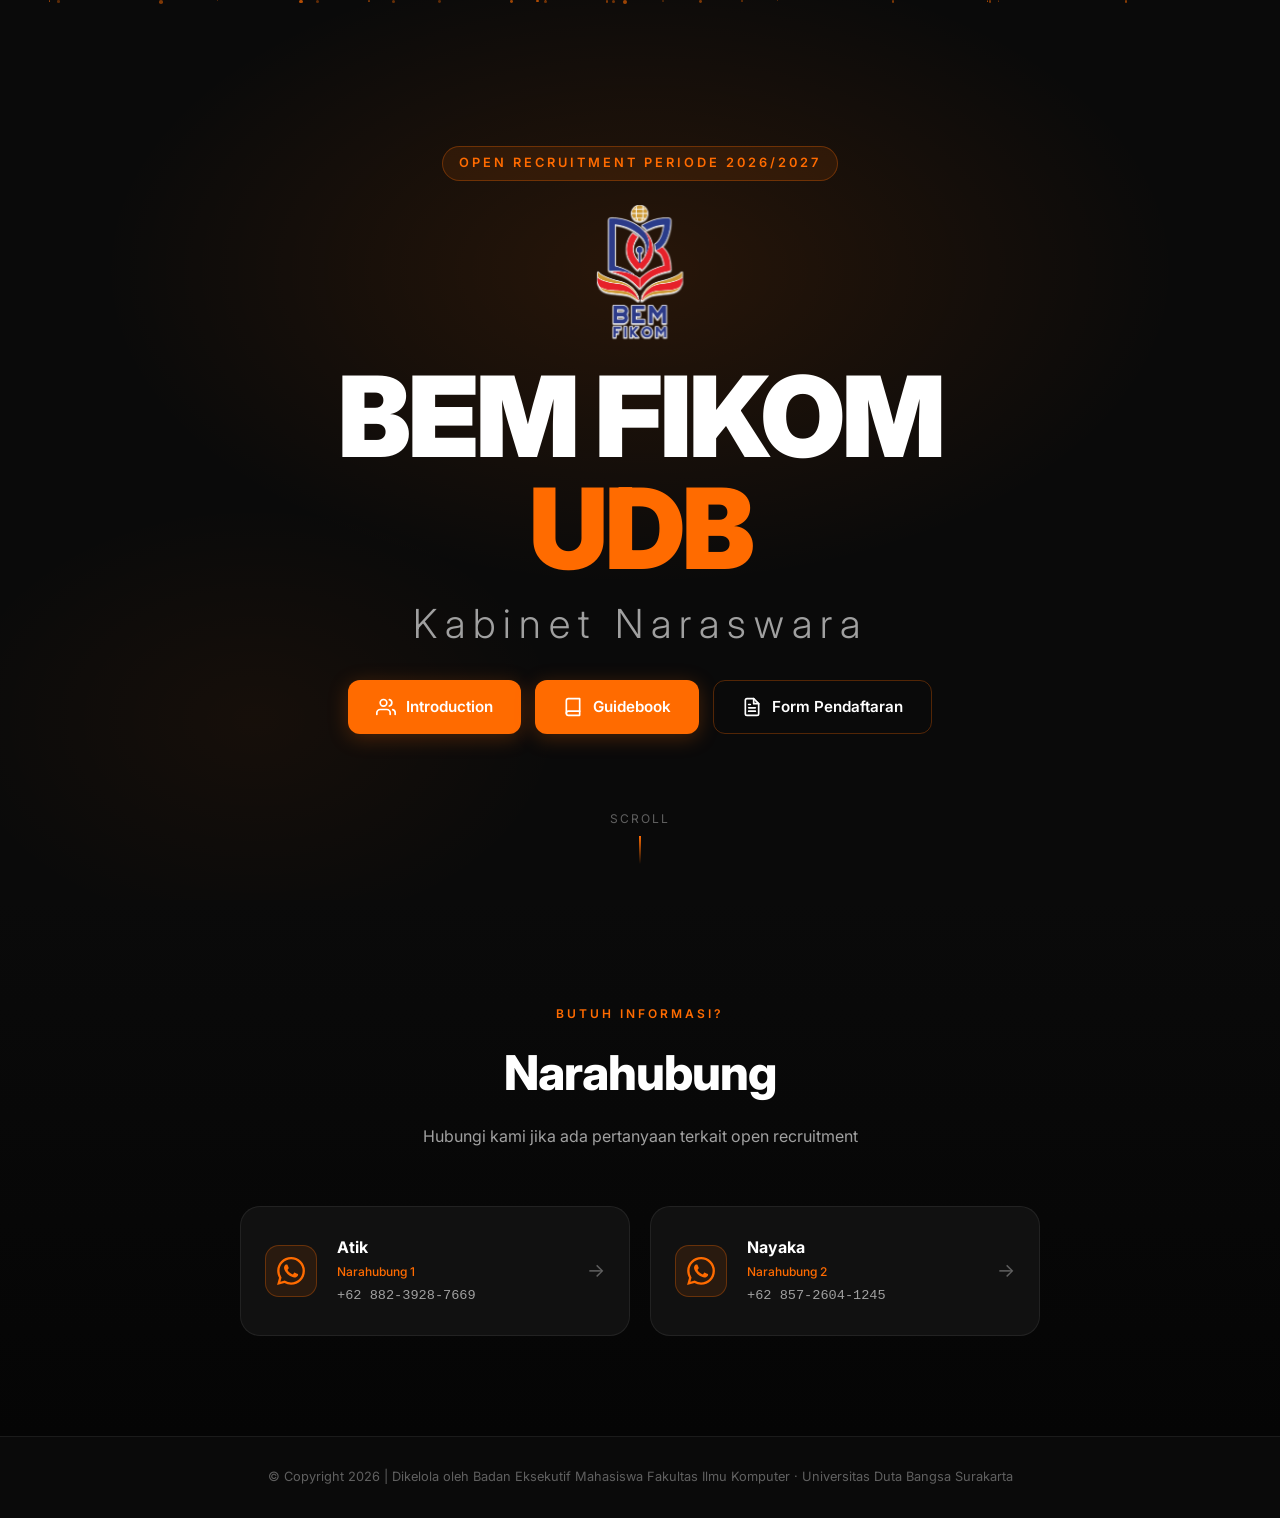
<file: index.html>
<!DOCTYPE html>
<html lang="id">
<head>
  <meta charset="UTF-8" />
  <meta name="viewport" content="width=device-width, initial-scale=1.0" />
  <title>Open Recruitment BEM FIKOM UDB 2026/2027</title>
  <link rel="stylesheet" href="css/style.css" />
  <link rel="preconnect" href="https://fonts.googleapis.com" />
  <link href="https://fonts.googleapis.com/css2?family=Inter:wght@300;400;600;700;800;900&display=swap" rel="stylesheet" />
</head>
<body>

  <section class="hero">
    <div class="hero-bg-effect"></div>
    <div class="particles" id="particles"></div>

    <div class="hero-content">
      <p class="hero-label fade-in">Open Recruitment Periode 2026/2027</p>
      <img src="logo.png" alt="Logo BEM FIKOM UDB" class="hero-logo fade-in delay-1" />
      <h1 class="hero-title fade-in delay-1">
        BEM FIKOM<br /><span class="text-orange">UDB</span>
      </h1>
      <p class="hero-subtitle fade-in delay-2">Kabinet Naraswara</p>
      <!--<p class="hero-desc fade-in delay-3">
        Bergabunglah dengan kami! Jadilah bagian dari perubahan!<br />
        Wujudkan kontribusimu untuk Fakultas Ilmu Komputer Universitas Duta Bangsa Surakarta.
      </p> -->

      <div class="cta-buttons fade-in delay-4">
        <a href="pengenalan-divisi.html" class="btn btn-primary">
          <svg xmlns="http://www.w3.org/2000/svg" width="20" height="20" viewBox="0 0 24 24" fill="none" stroke="currentColor" stroke-width="2" stroke-linecap="round" stroke-linejoin="round"><path d="M17 21v-2a4 4 0 0 0-4-4H5a4 4 0 0 0-4 4v2"/><circle cx="9" cy="7" r="4"/><path d="M23 21v-2a4 4 0 0 0-3-3.87"/><path d="M16 3.13a4 4 0 0 1 0 7.75"/></svg>
          Introduction
        </a>
        <a href="guidebook.html" class="btn btn-primary">
          <svg xmlns="http://www.w3.org/2000/svg" width="20" height="20" viewBox="0 0 24 24" fill="none" stroke="currentColor" stroke-width="2" stroke-linecap="round" stroke-linejoin="round"><path d="M4 19.5A2.5 2.5 0 0 1 6.5 17H20"/><path d="M6.5 2H20v20H6.5A2.5 2.5 0 0 1 4 19.5v-15A2.5 2.5 0 0 1 6.5 2z"/></svg>
          Guidebook
        </a>
        <a href="form-pendaftaran.html" class="btn btn-outline">
          <svg xmlns="http://www.w3.org/2000/svg" width="20" height="20" viewBox="0 0 24 24" fill="none" stroke="currentColor" stroke-width="2" stroke-linecap="round" stroke-linejoin="round"><path d="M14 2H6a2 2 0 0 0-2 2v16a2 2 0 0 0 2 2h12a2 2 0 0 0 2-2V8z"/><polyline points="14 2 14 8 20 8"/><line x1="16" y1="13" x2="8" y2="13"/><line x1="16" y1="17" x2="8" y2="17"/><polyline points="10 9 9 9 8 9"/></svg>
          Form Pendaftaran
        </a>
      </div>
    </div>

    <div class="scroll-indicator">
      <span>Scroll</span>
      <div class="scroll-arrow"></div>
    </div>
  </section>

  <section class="contact-section" id="contact">
    <div class="container">
      <div class="section-header fade-in-up">
        <p class="section-label">Butuh Informasi?</p>
        <h2 class="section-title">Narahubung</h2>
        <p class="section-desc">Hubungi kami jika ada pertanyaan terkait open recruitment</p>
      </div>

      <div class="contact-cards fade-in-up">

        <a href="https://wa.me/6288239287669" target="_blank" class="contact-card">
          <div class="contact-icon">
            <svg xmlns="http://www.w3.org/2000/svg" width="28" height="28" viewBox="0 0 24 24" fill="currentColor"><path d="M17.472 14.382c-.297-.149-1.758-.867-2.03-.967-.273-.099-.471-.148-.67.15-.197.297-.767.966-.94 1.164-.173.199-.347.223-.644.075-.297-.15-1.255-.463-2.39-1.475-.883-.788-1.48-1.761-1.653-2.059-.173-.297-.018-.458.13-.606.134-.133.298-.347.446-.52.149-.174.198-.298.298-.497.099-.198.05-.371-.025-.52-.075-.149-.669-1.612-.916-2.207-.242-.579-.487-.5-.669-.51-.173-.008-.371-.01-.57-.01-.198 0-.52.074-.792.372-.272.297-1.04 1.016-1.04 2.479 0 1.462 1.065 2.875 1.213 3.074.149.198 2.096 3.2 5.077 4.487.709.306 1.262.489 1.694.625.712.227 1.36.195 1.871.118.571-.085 1.758-.719 2.006-1.413.248-.694.248-1.289.173-1.413-.074-.124-.272-.198-.57-.347m-5.421 7.403h-.004a9.87 9.87 0 01-5.031-1.378l-.361-.214-3.741.982.998-3.648-.235-.374a9.86 9.86 0 01-1.51-5.26c.001-5.45 4.436-9.884 9.888-9.884 2.64 0 5.122 1.03 6.988 2.898a9.825 9.825 0 012.893 6.994c-.003 5.45-4.437 9.884-9.885 9.884m8.413-18.297A11.815 11.815 0 0012.05 0C5.495 0 .16 5.335.157 11.892c0 2.096.547 4.142 1.588 5.945L.057 24l6.305-1.654a11.882 11.882 0 005.683 1.448h.005c6.554 0 11.89-5.335 11.893-11.893a11.821 11.821 0 00-3.48-8.413z"/></svg>
          </div>
          <div class="contact-info">
            <p class="contact-name">Atik</p>
            <p class="contact-role">Narahubung 1</p>
            <p class="contact-number">+62 882-3928-7669</p>
          </div>
          <div class="contact-arrow">→</div>
        </a>

        <a href="https://wa.me/6285726041245" target="_blank" class="contact-card">
          <div class="contact-icon">
            <svg xmlns="http://www.w3.org/2000/svg" width="28" height="28" viewBox="0 0 24 24" fill="currentColor"><path d="M17.472 14.382c-.297-.149-1.758-.867-2.03-.967-.273-.099-.471-.148-.67.15-.197.297-.767.966-.94 1.164-.173.199-.347.223-.644.075-.297-.15-1.255-.463-2.39-1.475-.883-.788-1.48-1.761-1.653-2.059-.173-.297-.018-.458.13-.606.134-.133.298-.347.446-.52.149-.174.198-.298.298-.497.099-.198.05-.371-.025-.52-.075-.149-.669-1.612-.916-2.207-.242-.579-.487-.5-.669-.51-.173-.008-.371-.01-.57-.01-.198 0-.52.074-.792.372-.272.297-1.04 1.016-1.04 2.479 0 1.462 1.065 2.875 1.213 3.074.149.198 2.096 3.2 5.077 4.487.709.306 1.262.489 1.694.625.712.227 1.36.195 1.871.118.571-.085 1.758-.719 2.006-1.413.248-.694.248-1.289.173-1.413-.074-.124-.272-.198-.57-.347m-5.421 7.403h-.004a9.87 9.87 0 01-5.031-1.378l-.361-.214-3.741.982.998-3.648-.235-.374a9.86 9.86 0 01-1.51-5.26c.001-5.45 4.436-9.884 9.888-9.884 2.64 0 5.122 1.03 6.988 2.898a9.825 9.825 0 012.893 6.994c-.003 5.45-4.437 9.884-9.885 9.884m8.413-18.297A11.815 11.815 0 0012.05 0C5.495 0 .16 5.335.157 11.892c0 2.096.547 4.142 1.588 5.945L.057 24l6.305-1.654a11.882 11.882 0 005.683 1.448h.005c6.554 0 11.89-5.335 11.893-11.893a11.821 11.821 0 00-3.48-8.413z"/></svg>
          </div>
          <div class="contact-info">
            <p class="contact-name">Nayaka</p>
            <p class="contact-role">Narahubung 2</p>
            <p class="contact-number">+62 857-2604-1245</p>
          </div>
          <div class="contact-arrow">→</div>
        </a>
      </div>
    </div>
  </section>

  <footer class="footer">
    <p>© Copyright 2026 | Dikelola oleh Badan Eksekutif Mahasiswa Fakultas Ilmu Komputer · Universitas Duta Bangsa Surakarta</p>
  </footer>

  <script src="js/main.js"></script>
</body>
</html>
</file>
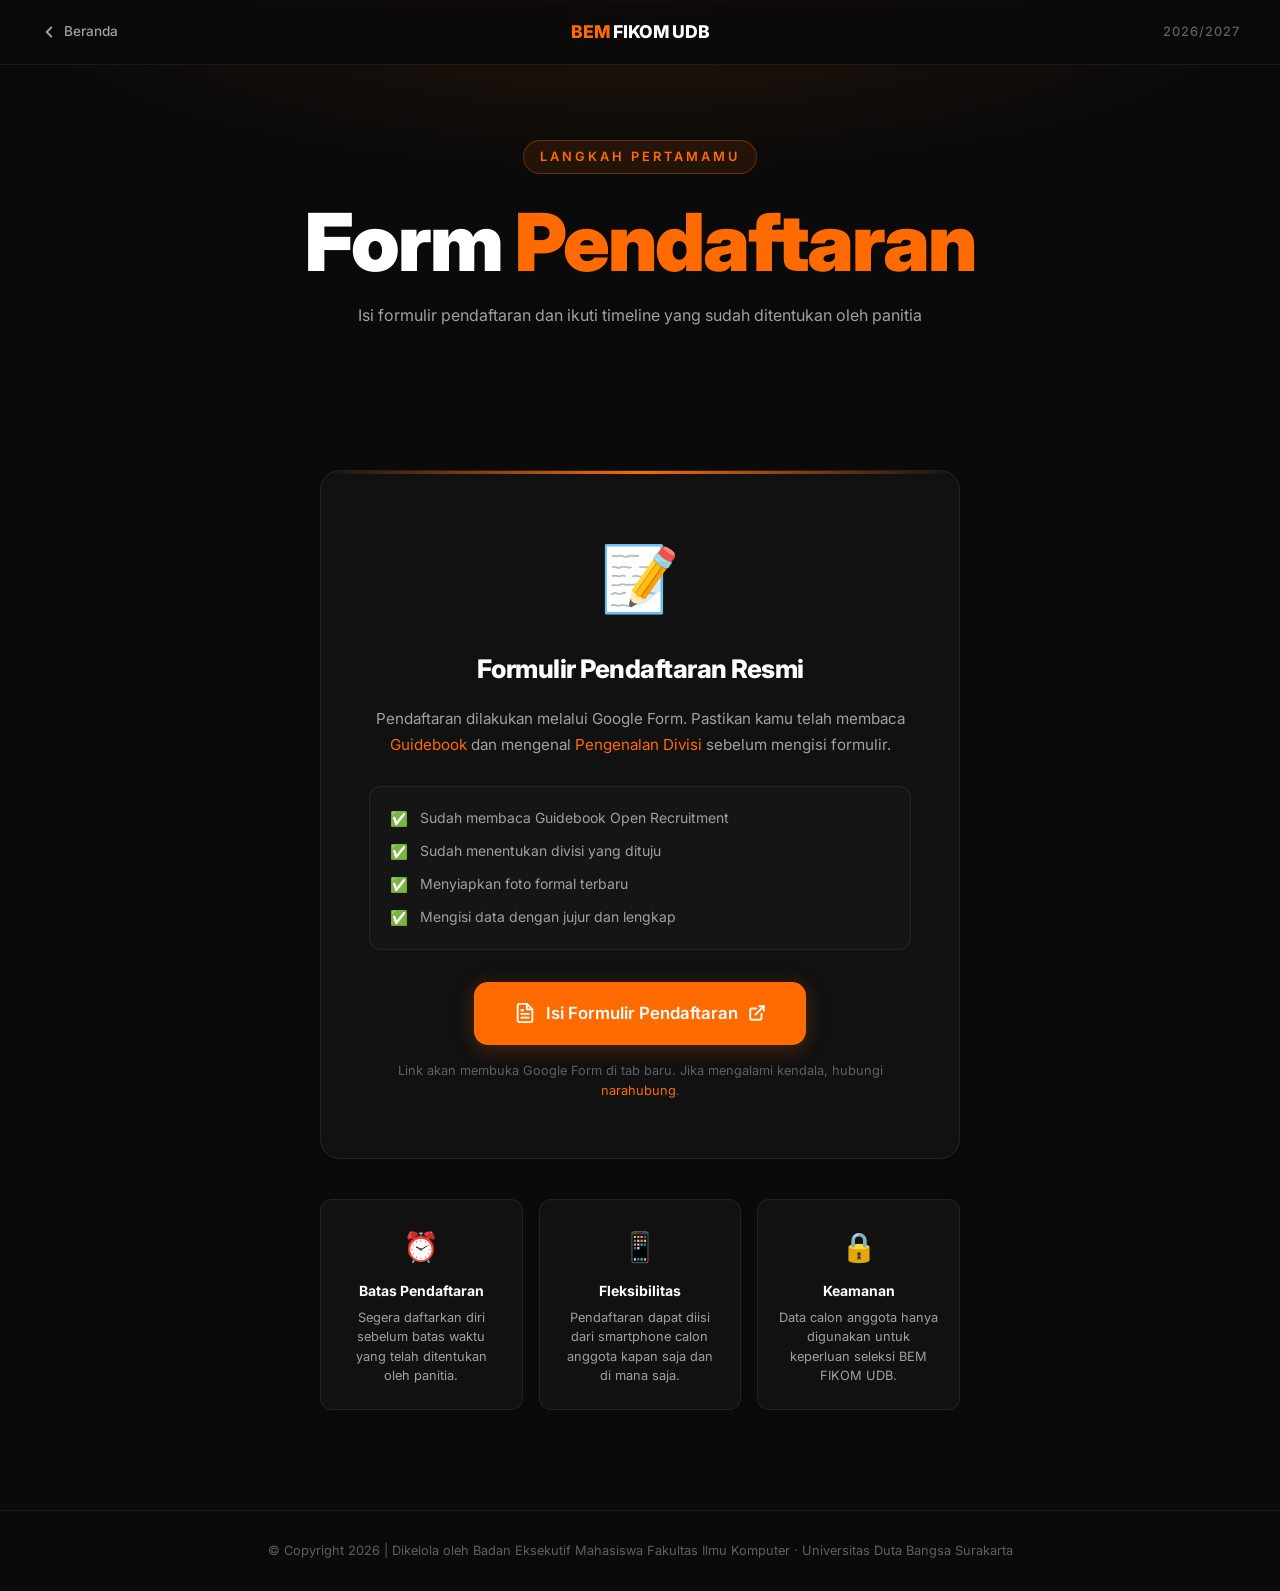
<file: form-pendaftaran.html>
<!DOCTYPE html>
<html lang="id">
<head>
  <meta charset="UTF-8" />
  <meta name="viewport" content="width=device-width, initial-scale=1.0" />
  <title>Form Pendaftaran · BEM FIKOM UDB</title>
  <link rel="stylesheet" href="css/style.css" />
  <link rel="preconnect" href="https://fonts.googleapis.com" />
  <link href="https://fonts.googleapis.com/css2?family=Inter:wght@300;400;600;700;800;900&display=swap" rel="stylesheet" />
</head>
<body>

  <!-- Navbar -->
  <nav class="navbar">
    <a href="index.html" class="nav-back">
      <svg xmlns="http://www.w3.org/2000/svg" width="18" height="18" viewBox="0 0 24 24" fill="none" stroke="currentColor" stroke-width="2.5" stroke-linecap="round" stroke-linejoin="round"><polyline points="15 18 9 12 15 6"/></svg>
      Beranda
    </a>
    <div class="nav-brand">
      <span class="brand-bem">BEM</span><span class="brand-fikom"> FIKOM UDB</span>
    </div>
    <span class="nav-year">2026/2027</span>
  </nav>

  <!-- Page Hero -->
  <section class="page-hero">
    <div class="page-hero-content">
      <p class="hero-label fade-in">Langkah Pertamamu</p>
      <h1 class="page-title fade-in delay-1">Form <span class="text-orange">Pendaftaran</span></h1>
      <p class="page-subtitle fade-in delay-2">Isi formulir pendaftaran dan ikuti timeline yang sudah ditentukan oleh panitia</p>
    </div>
  </section>

  <!-- Form Redirect Section -->
  <section class="form-section">
    <div class="container">
      <div class="form-card fade-in-up">

        <div class="form-illustration">
          <div class="form-icon-big">📝</div>
        </div>

        <h2 class="form-card-title">Formulir Pendaftaran Resmi</h2>
        <p class="form-card-desc">
          Pendaftaran dilakukan melalui Google Form. Pastikan kamu telah membaca
          <a href="guidebook.html" class="link-orange">Guidebook</a> dan mengenal
          <a href="pengenalan-divisi.html" class="link-orange">Pengenalan Divisi</a>
          sebelum mengisi formulir.
        </p>

        <div class="form-checklist">
          <div class="checklist-item">
            <span class="check-icon">✅</span>
            <span>Sudah membaca Guidebook Open Recruitment</span>
          </div>
          <div class="checklist-item">
            <span class="check-icon">✅</span>
            <span>Sudah menentukan divisi yang dituju</span>
          </div>
          <div class="checklist-item">
            <span class="check-icon">✅</span>
            <span>Menyiapkan foto formal terbaru</span>
          </div>
          <div class="checklist-item">
            <span class="check-icon">✅</span>
            <span>Mengisi data dengan jujur dan lengkap</span>
          </div>
        </div>

        <a href="https://forms.gle/WhyLDShdVy6GmfN76" target="_blank" class="btn btn-primary btn-large">
          <svg xmlns="http://www.w3.org/2000/svg" width="22" height="22" viewBox="0 0 24 24" fill="none" stroke="currentColor" stroke-width="2" stroke-linecap="round" stroke-linejoin="round"><path d="M14 2H6a2 2 0 0 0-2 2v16a2 2 0 0 0 2 2h12a2 2 0 0 0 2-2V8z"/><polyline points="14 2 14 8 20 8"/><line x1="16" y1="13" x2="8" y2="13"/><line x1="16" y1="17" x2="8" y2="17"/><polyline points="10 9 9 9 8 9"/></svg>
          Isi Formulir Pendaftaran
          <svg xmlns="http://www.w3.org/2000/svg" width="18" height="18" viewBox="0 0 24 24" fill="none" stroke="currentColor" stroke-width="2.5" stroke-linecap="round" stroke-linejoin="round"><path d="M18 13v6a2 2 0 0 1-2 2H5a2 2 0 0 1-2-2V8a2 2 0 0 1 2-2h6"/><polyline points="15 3 21 3 21 9"/><line x1="10" y1="14" x2="21" y2="3"/></svg>
        </a>

        <p class="form-note">
          Link akan membuka Google Form di tab baru. Jika mengalami kendala, hubungi <a href="index.html#contact" class="link-orange">narahubung</a>.
        </p>

      </div>

      <!-- Info Cards -->
      <div class="info-cards fade-in-up">
        <div class="info-card">
          <div class="info-icon">⏰</div>
          <h4>Batas Pendaftaran</h4>
          <p>Segera daftarkan diri sebelum batas waktu yang telah ditentukan oleh panitia.</p>
        </div>
        <div class="info-card">
          <div class="info-icon">📱</div>
          <h4>Fleksibilitas</h4>
          <p>Pendaftaran dapat diisi dari smartphone calon anggota kapan saja dan di mana saja.</p>
        </div>
        <div class="info-card">
          <div class="info-icon">🔒</div>
          <h4>Keamanan</h4>
          <p>Data calon anggota hanya digunakan untuk keperluan seleksi BEM FIKOM UDB.</p>
        </div>
      </div>

    </div>
  </section>

  <!-- Footer -->
  <footer class="footer">
    <p>© Copyright 2026 | Dikelola oleh Badan Eksekutif Mahasiswa Fakultas Ilmu Komputer · Universitas Duta Bangsa Surakarta</p>
  </footer>

  <script src="js/main.js"></script>
</body>
</html>
</file>
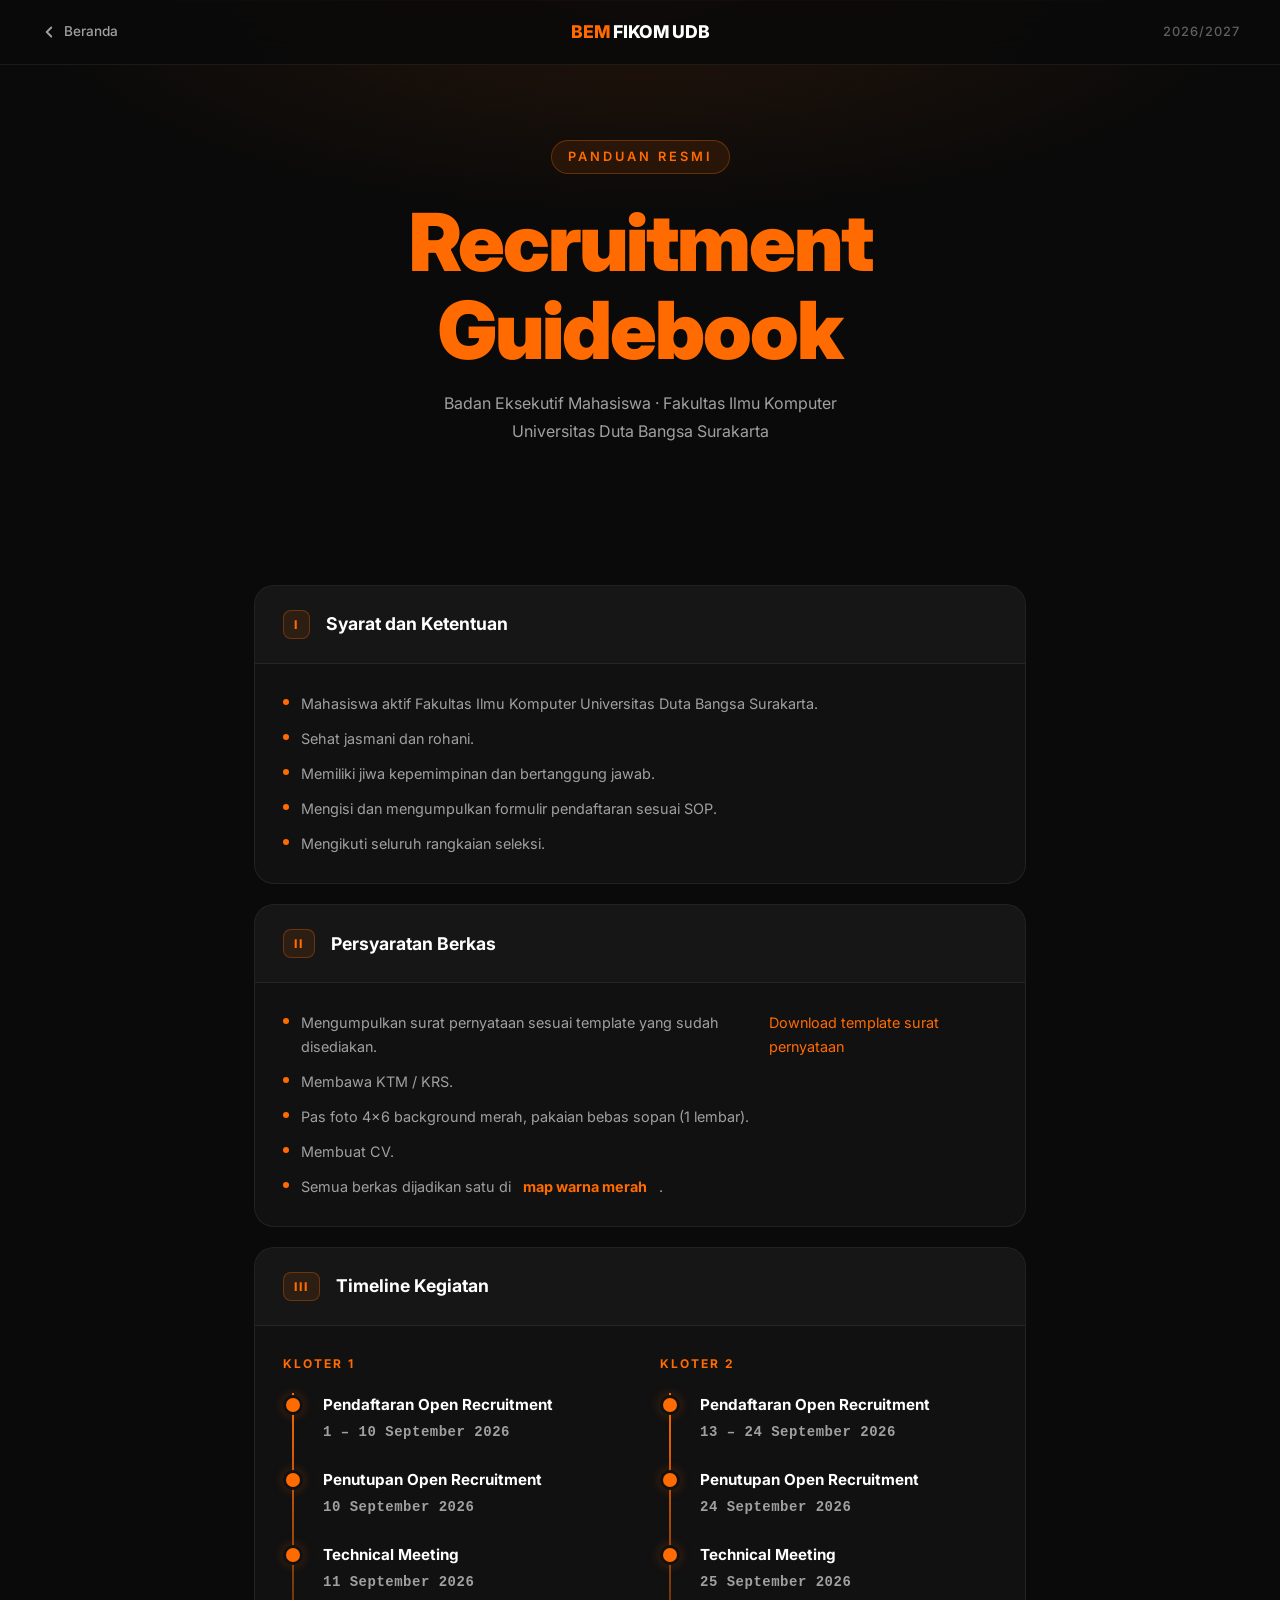
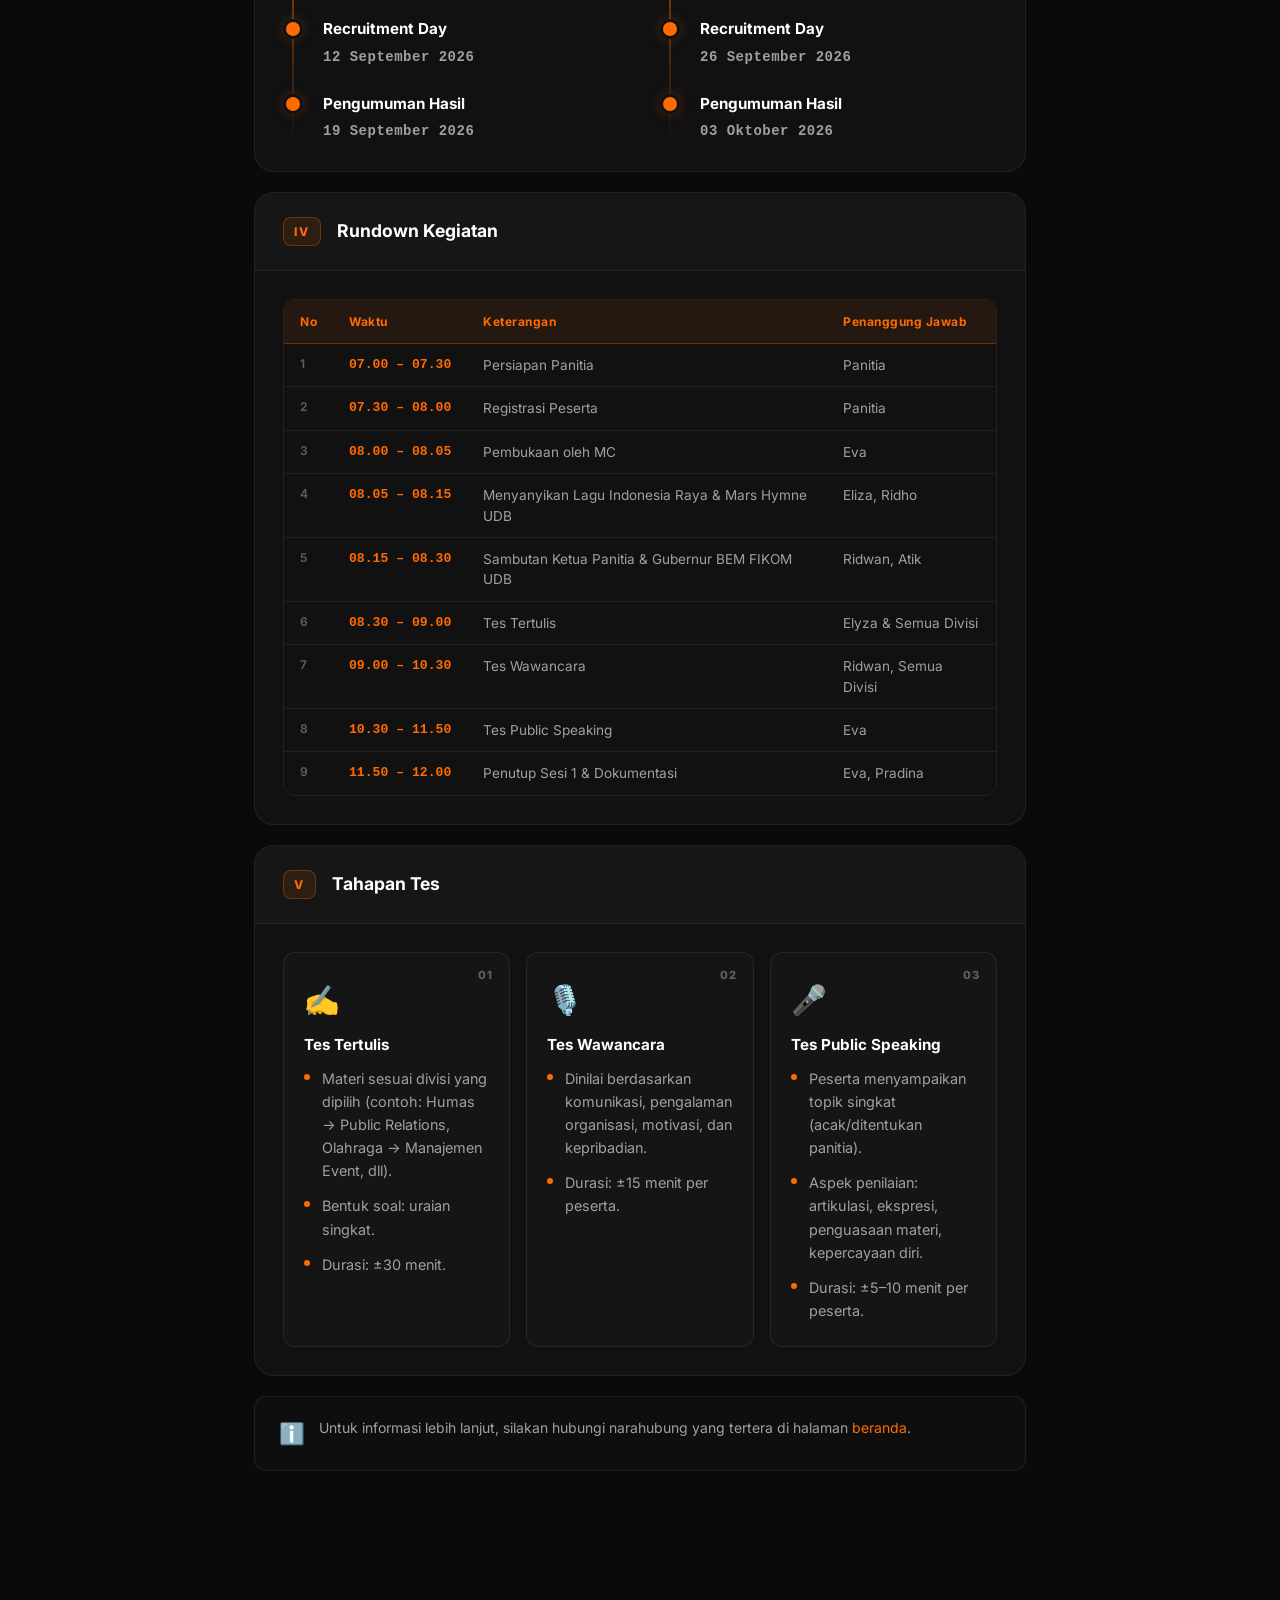
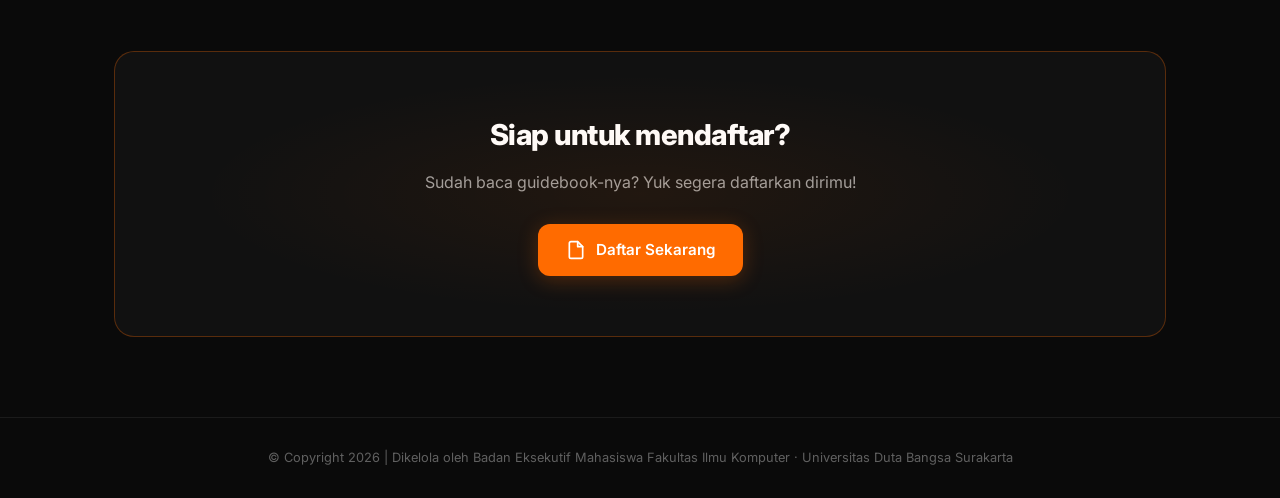
<file: guidebook.html>
<!DOCTYPE html>
<html lang="id">
<head>
  <meta charset="UTF-8" />
  <meta name="viewport" content="width=device-width, initial-scale=1.0" />
  <title>Guidebook · BEM FIKOM UDB</title>
  <link rel="stylesheet" href="css/style.css" />
  <link rel="preconnect" href="https://fonts.googleapis.com" />
  <link href="https://fonts.googleapis.com/css2?family=Inter:wght@300;400;600;700;800;900&display=swap" rel="stylesheet" />
</head>
<body>

  <!-- Navbar -->
  <nav class="navbar">
    <a href="index.html" class="nav-back">
      <svg xmlns="http://www.w3.org/2000/svg" width="18" height="18" viewBox="0 0 24 24" fill="none" stroke="currentColor" stroke-width="2.5" stroke-linecap="round" stroke-linejoin="round"><polyline points="15 18 9 12 15 6"/></svg>
      Beranda
    </a>
    <div class="nav-brand">
      <span class="brand-bem">BEM</span><span class="brand-fikom"> FIKOM UDB</span>
    </div>
    <span class="nav-year">2026/2027</span>
  </nav>

  <!-- Page Header -->
  <section class="page-hero">
    <div class="page-hero-content">
      <p class="hero-label fade-in">Panduan Resmi</p>
      <h1 class="page-title fade-in delay-1"><span class="text-orange">Recruitment Guidebook</span></h1>
      <p class="page-subtitle fade-in delay-2">
        Badan Eksekutif Mahasiswa · Fakultas Ilmu Komputer<br />
        Universitas Duta Bangsa Surakarta
      </p>
    </div>
  </section>

  <!-- Guidebook Content -->
  <section class="guidebook-section">
    <div class="container guidebook-container">

      <!-- I. Syarat & Ketentuan -->
      <div class="guidebook-block fade-in-up">
        <div class="guidebook-block-header">
          <span class="block-num">I</span>
          <h2>Syarat dan Ketentuan</h2>
        </div>
        <div class="guidebook-block-body">
          <ul class="rule-list">
            <li>Mahasiswa aktif Fakultas Ilmu Komputer Universitas Duta Bangsa Surakarta.</li>
            <li>Sehat jasmani dan rohani.</li>
            <li>Memiliki jiwa kepemimpinan dan bertanggung jawab.</li>
            <li>Mengisi dan mengumpulkan formulir pendaftaran sesuai SOP.</li>
            <li>Mengikuti seluruh rangkaian seleksi.</li>
          </ul>
        </div>
      </div>

      <!-- II. Persyaratan Berkas -->
      <div class="guidebook-block fade-in-up">
        <div class="guidebook-block-header">
          <span class="block-num">II</span>
          <h2>Persyaratan Berkas</h2>
        </div>
        <div class="guidebook-block-body">
          <ul class="rule-list">
            <li>
              Mengumpulkan surat pernyataan sesuai template yang sudah disediakan.<br />
              <a href="TEMPLATE.pdf" download class="link-orange">Download template surat pernyataan</a>
            </li>
            <li>Membawa KTM / KRS.</li>
            <li>Pas foto 4×6 background merah, pakaian bebas sopan (1 lembar).</li>
            <li>Membuat CV.</li>
            <li>Semua berkas dijadikan satu di <strong style="color:var(--orange)">map warna merah</strong>.</li>
          </ul>
        </div>
      </div>

      <!-- III. Timeline Kegiatan -->
      <div class="guidebook-block fade-in-up">
        <div class="guidebook-block-header">
          <span class="block-num">III</span>
          <h2>Timeline Kegiatan</h2>
        </div>
        <div class="guidebook-block-body">
          <div class="timeline-kloter-grid">

            <!-- Kloter 1 -->
            <div class="timeline-kloter">
              <p class="rundown-session-label">Kloter 1</p>
              <div class="timeline">
                <div class="timeline-item">
                  <div class="timeline-dot"></div>
                  <div class="timeline-content">
                    <h4>Pendaftaran Open Recruitment</h4>
                    <p class="timeline-date">1 – 10 September 2026</p>
                  </div>
                </div>
                <div class="timeline-item">
                  <div class="timeline-dot"></div>
                  <div class="timeline-content">
                    <h4>Penutupan Open Recruitment</h4>
                    <p class="timeline-date">10 September 2026</p>
                  </div>
                </div>
                <div class="timeline-item">
                  <div class="timeline-dot"></div>
                  <div class="timeline-content">
                    <h4>Technical Meeting</h4>
                    <p class="timeline-date">11 September 2026</p>
                  </div>
                </div>
                <div class="timeline-item">
                  <div class="timeline-dot"></div>
                  <div class="timeline-content">
                    <h4>Recruitment Day</h4>
                    <p class="timeline-date">12 September 2026</p>
                  </div>
                </div>
                <div class="timeline-item">
                  <div class="timeline-dot"></div>
                  <div class="timeline-content">
                    <h4>Pengumuman Hasil</h4>
                    <p class="timeline-date">19 September 2026</p>
                  </div>
                </div>
              </div>
            </div>

            <!-- Kloter 2 -->
            <div class="timeline-kloter">
              <p class="rundown-session-label">Kloter 2</p>
              <div class="timeline">
                <div class="timeline-item">
                  <div class="timeline-dot"></div>
                  <div class="timeline-content">
                    <h4>Pendaftaran Open Recruitment</h4>
                    <p class="timeline-date">13 – 24 September 2026</p>
                  </div>
                </div>
                <div class="timeline-item">
                  <div class="timeline-dot"></div>
                  <div class="timeline-content">
                    <h4>Penutupan Open Recruitment</h4>
                    <p class="timeline-date">24 September 2026</p>
                  </div>
                </div>
                <div class="timeline-item">
                  <div class="timeline-dot"></div>
                  <div class="timeline-content">
                    <h4>Technical Meeting</h4>
                    <p class="timeline-date">25 September 2026</p>
                  </div>
                </div>
                <div class="timeline-item">
                  <div class="timeline-dot"></div>
                  <div class="timeline-content">
                    <h4>Recruitment Day</h4>
                    <p class="timeline-date">26 September 2026</p>
                  </div>
                </div>
                <div class="timeline-item">
                  <div class="timeline-dot"></div>
                  <div class="timeline-content">
                    <h4>Pengumuman Hasil</h4>
                    <p class="timeline-date">03 Oktober 2026</p>
                  </div>
                </div>
              </div>
            </div>

          </div>
        </div>
      </div>

      <!-- IV. Rundown Kegiatan -->
      <div class="guidebook-block fade-in-up">
        <div class="guidebook-block-header">
          <span class="block-num">IV</span>
          <h2>Rundown Kegiatan</h2>
        </div>
        <div class="guidebook-block-body">
          <div class="rundown-table-wrap">
            <table class="rundown-table">
              <thead>
                <tr>
                  <th>No</th>
                  <th>Waktu</th>
                  <th>Keterangan</th>
                  <th>Penanggung Jawab</th>
                </tr>
              </thead>
              <tbody>
                <tr><td>1</td><td>07.00 – 07.30</td><td>Persiapan Panitia</td><td>Panitia</td></tr>
                <tr><td>2</td><td>07.30 – 08.00</td><td>Registrasi Peserta</td><td>Panitia</td></tr>
                <tr><td>3</td><td>08.00 – 08.05</td><td>Pembukaan oleh MC</td><td>Eva</td></tr>
                <tr><td>4</td><td>08.05 – 08.15</td><td>Menyanyikan Lagu Indonesia Raya &amp; Mars Hymne UDB</td><td>Eliza, Ridho</td></tr>
                <tr><td>5</td><td>08.15 – 08.30</td><td>Sambutan Ketua Panitia &amp; Gubernur BEM FIKOM UDB</td><td>Ridwan, Atik</td></tr>
                <tr><td>6</td><td>08.30 – 09.00</td><td>Tes Tertulis</td><td>Elyza &amp; Semua Divisi</td></tr>
                <tr><td>7</td><td>09.00 – 10.30</td><td>Tes Wawancara</td><td>Ridwan, Semua Divisi</td></tr>
                <tr><td>8</td><td>10.30 – 11.50</td><td>Tes Public Speaking</td><td>Eva</td></tr>
                <tr><td>9</td><td>11.50 – 12.00</td><td>Penutup Sesi 1 &amp; Dokumentasi</td><td>Eva, Pradina</td></tr>
              </tbody>
            </table>
          </div>
        </div>
      </div>

      <!-- V. Tahapan Tes -->
      <div class="guidebook-block fade-in-up">
        <div class="guidebook-block-header">
          <span class="block-num">V</span>
          <h2>Tahapan Tes</h2>
        </div>
        <div class="guidebook-block-body">
          <div class="tes-grid">

            <div class="tes-card">
              <div class="tes-num">01</div>
              <div class="tes-icon">✍️</div>
              <h4>Tes Tertulis</h4>
              <ul class="rule-list" style="margin-top:10px">
                <li>Materi sesuai divisi yang dipilih (contoh: Humas → Public Relations, Olahraga → Manajemen Event, dll).</li>
                <li>Bentuk soal: uraian singkat.</li>
                <li>Durasi: ±30 menit.</li>
              </ul>
            </div>

            <div class="tes-card">
              <div class="tes-num">02</div>
              <div class="tes-icon">🎙️</div>
              <h4>Tes Wawancara</h4>
              <ul class="rule-list" style="margin-top:10px">
                <li>Dinilai berdasarkan komunikasi, pengalaman organisasi, motivasi, dan kepribadian.</li>
                <li>Durasi: ±15 menit per peserta.</li>
              </ul>
            </div>

            <div class="tes-card">
              <div class="tes-num">03</div>
              <div class="tes-icon">🎤</div>
              <h4>Tes Public Speaking</h4>
              <ul class="rule-list" style="margin-top:10px">
                <li>Peserta menyampaikan topik singkat (acak/ditentukan panitia).</li>
                <li>Aspek penilaian: artikulasi, ekspresi, penguasaan materi, kepercayaan diri.</li>
                <li>Durasi: ±5–10 menit per peserta.</li>
              </ul>
            </div>

          </div>
        </div>
      </div>

      <!-- Catatan -->
      <div class="guidebook-note fade-in-up">
        <span class="note-icon">ℹ️</span>
        <p>Untuk informasi lebih lanjut, silakan hubungi narahubung yang tertera di halaman <a href="index.html#contact" class="link-orange">beranda</a>.</p>
      </div>

    </div>
  </section>

  <!-- CTA -->
  <section class="cta-section">
    <div class="container">
      <div class="cta-box fade-in-up">
        <h2>Siap untuk mendaftar?</h2>
        <p>Sudah baca guidebook-nya? Yuk segera daftarkan dirimu!</p>
        <a href="form-pendaftaran.html" class="btn btn-primary">
          <svg xmlns="http://www.w3.org/2000/svg" width="20" height="20" viewBox="0 0 24 24" fill="none" stroke="currentColor" stroke-width="2" stroke-linecap="round" stroke-linejoin="round"><path d="M14 2H6a2 2 0 0 0-2 2v16a2 2 0 0 0 2 2h12a2 2 0 0 0 2-2V8z"/><polyline points="14 2 14 8 20 8"/></svg>
          Daftar Sekarang
        </a>
      </div>
    </div>
  </section>

  <!-- Footer -->
  <footer class="footer">
    <p>© Copyright 2026 | Dikelola oleh Badan Eksekutif Mahasiswa Fakultas Ilmu Komputer · Universitas Duta Bangsa Surakarta</p>
  </footer>

  <script src="js/main.js"></script>
</body>
</html>
</file>
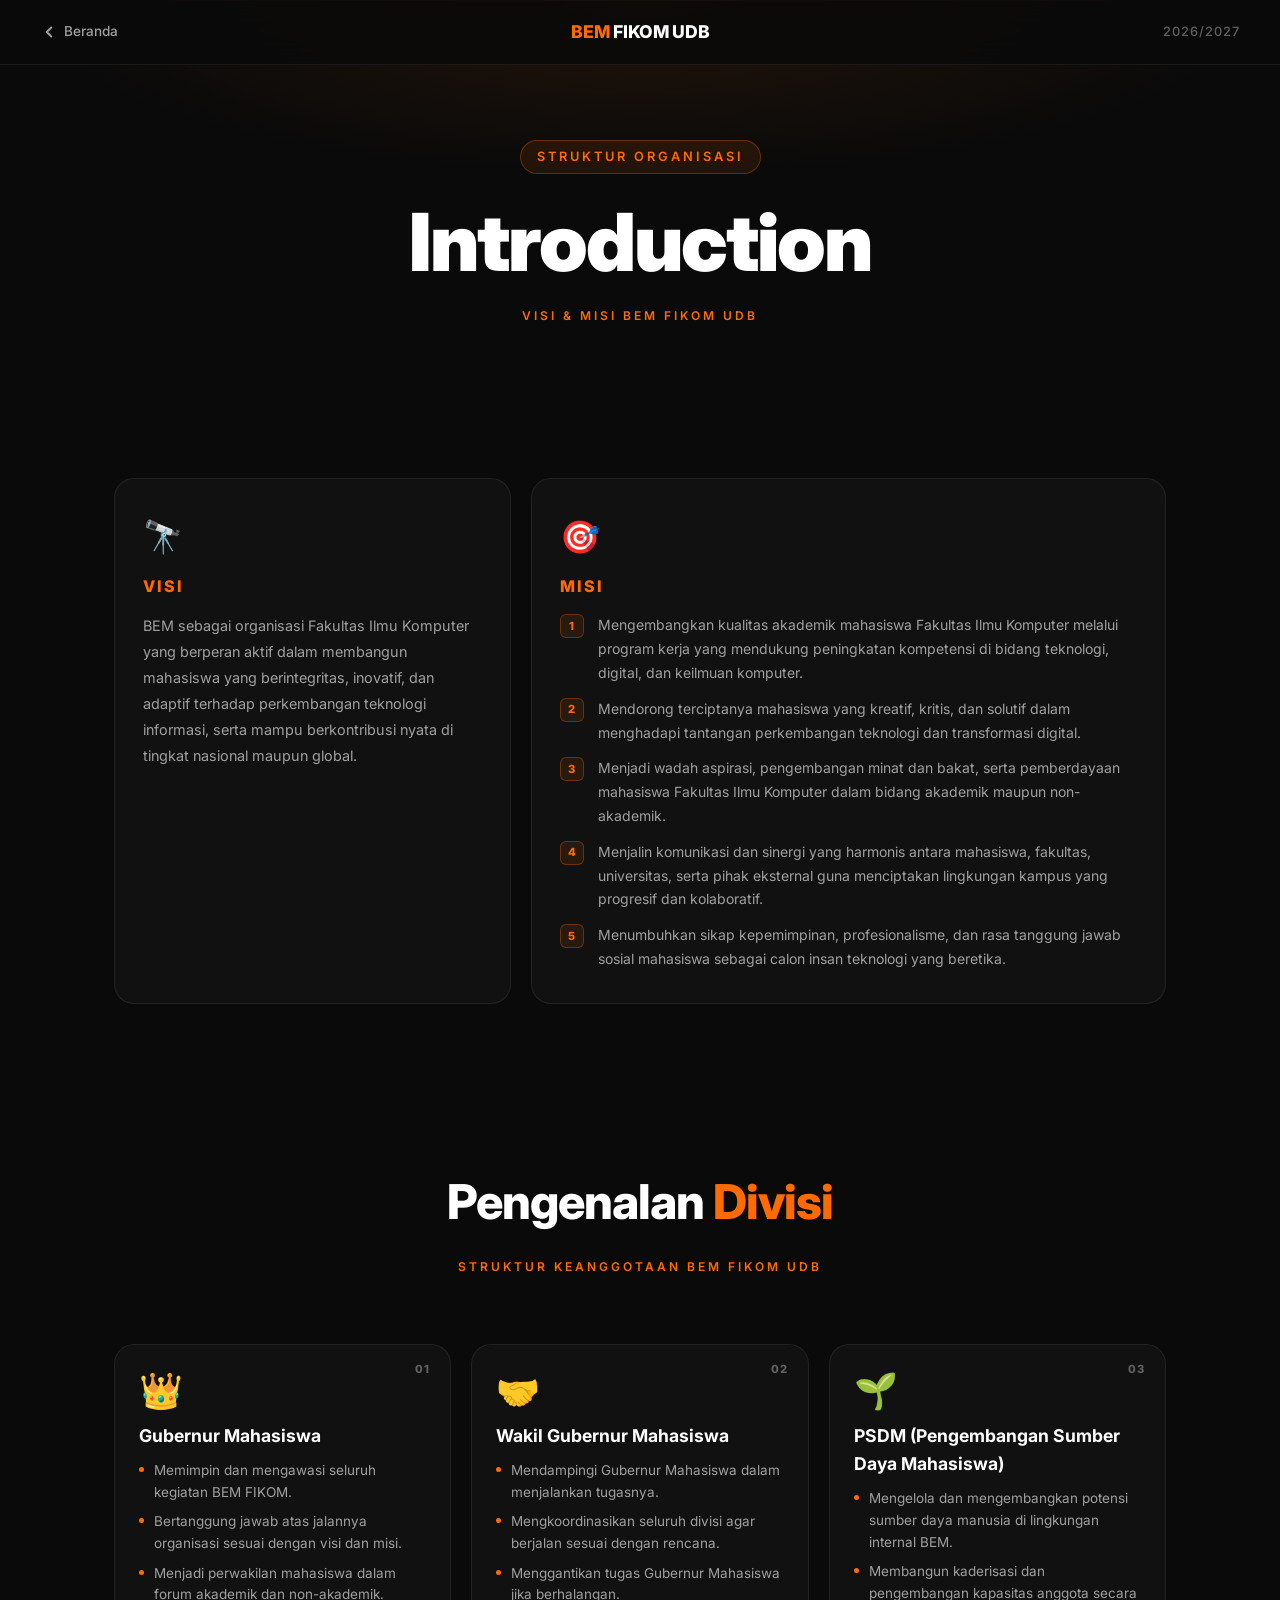
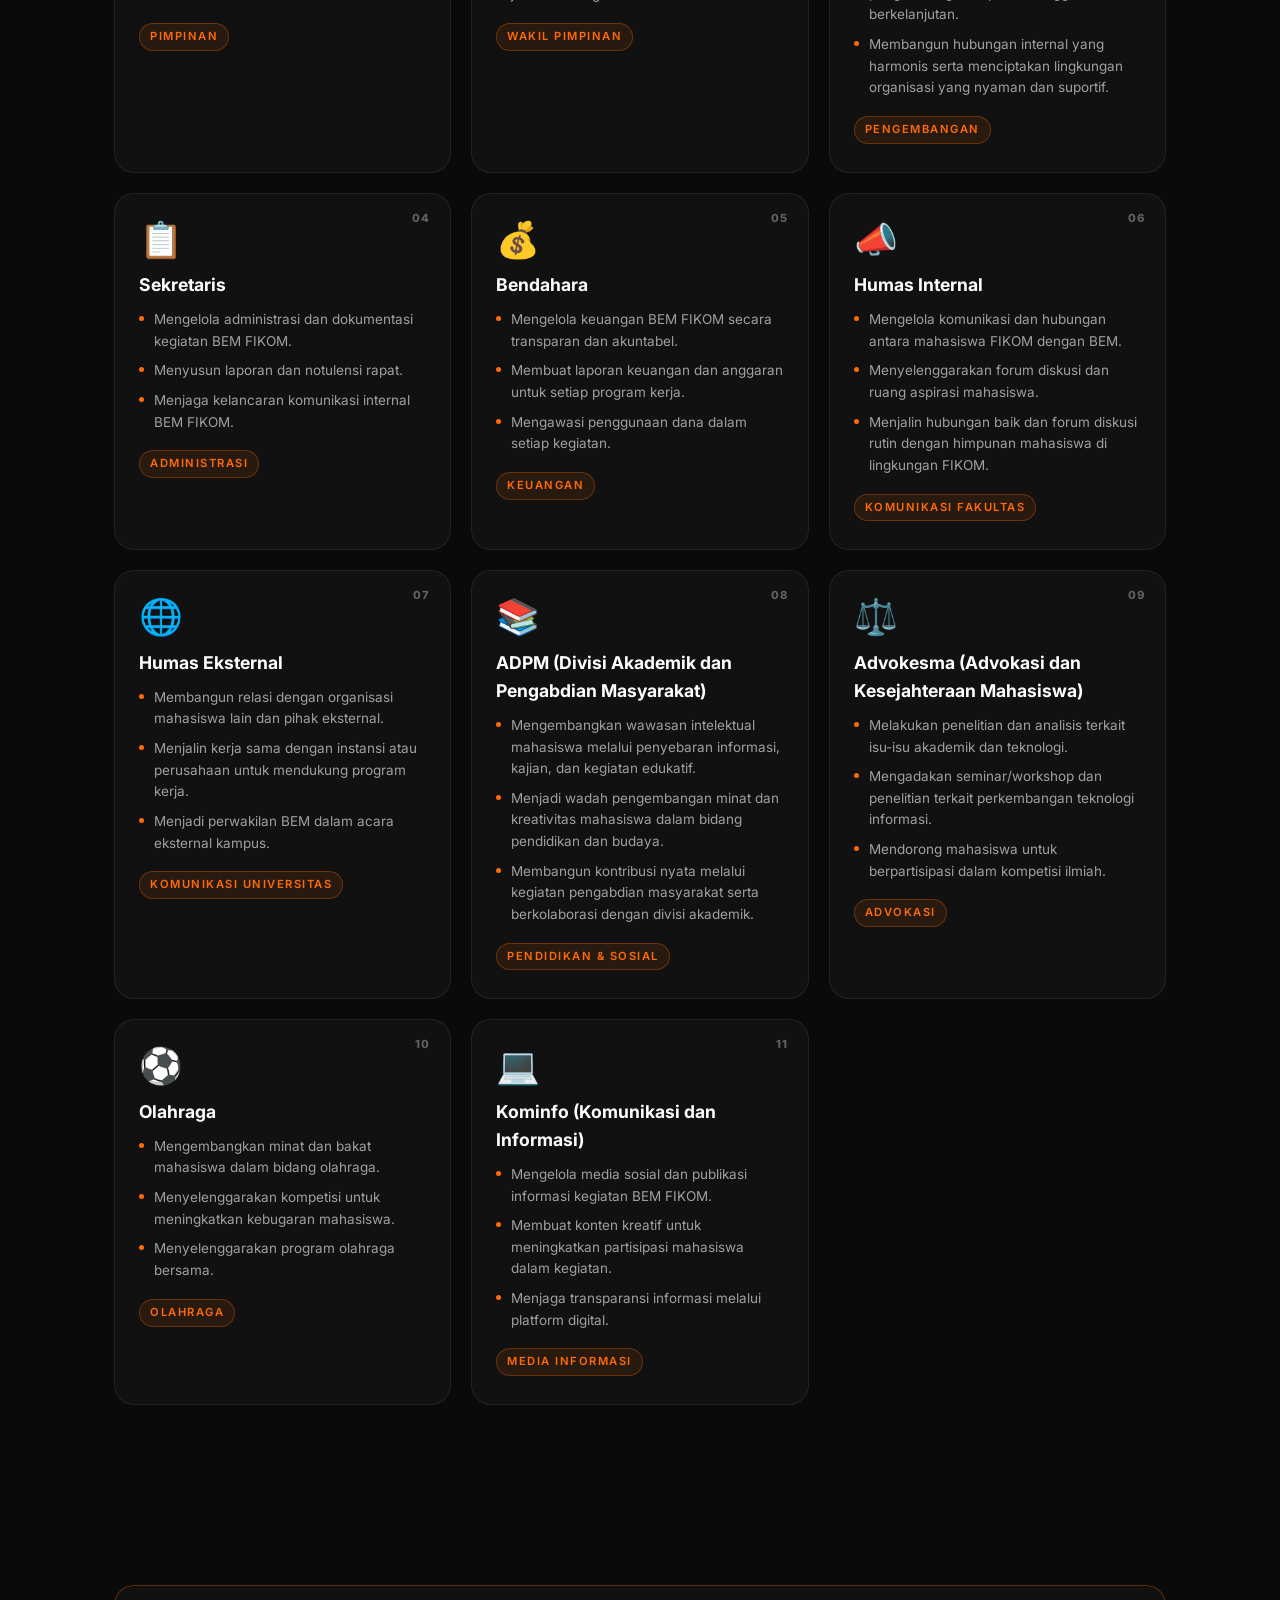
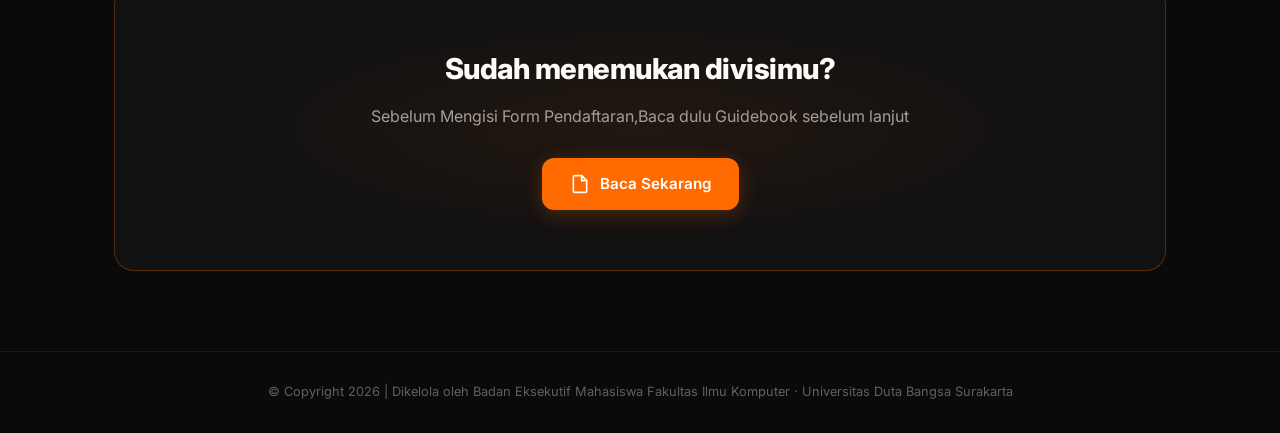
<file: pengenalan-divisi.html>
<!DOCTYPE html>
<html lang="id">
<head>
  <meta charset="UTF-8" />
  <meta name="viewport" content="width=device-width, initial-scale=1.0" />
  <title>Pengenalan Divisi · BEM FIKOM UDB</title>
  <link rel="stylesheet" href="css/style.css" />
  <link rel="preconnect" href="https://fonts.googleapis.com" />
  <link href="https://fonts.googleapis.com/css2?family=Inter:wght@300;400;600;700;800;900&display=swap" rel="stylesheet" />
</head>
<body>

  <!-- Navbar -->
  <nav class="navbar">
    <a href="index.html" class="nav-back">
      <svg xmlns="http://www.w3.org/2000/svg" width="18" height="18" viewBox="0 0 24 24" fill="none" stroke="currentColor" stroke-width="2.5" stroke-linecap="round" stroke-linejoin="round"><polyline points="15 18 9 12 15 6"/></svg>
      Beranda
    </a>
    <div class="nav-brand">
      <span class="brand-bem">BEM</span><span class="brand-fikom"> FIKOM UDB</span>
    </div>
    <span class="nav-year">2026/2027</span>
  </nav>

  <!-- Page Header -->
  <section class="page-hero">
    <div class="page-hero-content">
      <p class="hero-label fade-in">Struktur Organisasi</p>
      <h1 class="page-title fade-in delay-1">Introduction <span class="text-orange"></span></h1>
      <p class="section-label">Visi & Misi BEM FIKOM UDB</p>
    </div>
  </section>

  <!-- Tentang BEM -->
  <section class="about-section">
    <div class="container">

      <!-- Paragraf singkat -->
      <!-- <div class="about-intro fade-in-up">
        <p>
          Badan Eksekutif Mahasiswa Fakultas Ilmu Komputer (BEM FIKOM) merupakan organisasi mahasiswa yang berada di Universitas Duta Bangsa Surakarta dan berkedudukan di Fakultas Ilmu Komputer. BEM FIKOM didirikan pada tanggal 29 April 2019. Dalam struktur organisasi, BEM FIKOM berada di bawah koordinasi BEM Universitas dan menaungi beberapa Himpunan Mahasiswa Program Studi, yaitu HMP SI, HMP TI, HMP TK, dan HMP TRPL.
        </p>
      </div>

      <!-- Visi & Misi -->
      <div class="vismis-grid fade-in-up">

        <!-- Visi -->
        <div class="vismis-card visi-card">
          <div class="vismis-icon">🔭</div>
          <h3 class="vismis-title">Visi</h3>
          <p class="vismis-text">
            BEM sebagai organisasi Fakultas Ilmu Komputer yang berperan aktif dalam membangun mahasiswa yang berintegritas, inovatif, dan adaptif terhadap perkembangan teknologi informasi, serta mampu berkontribusi nyata di tingkat nasional maupun global.
          </p>
        </div>

        <!-- Misi -->
        <div class="vismis-card misi-card">
          <div class="vismis-icon">🎯</div>
          <h3 class="vismis-title">Misi</h3>
          <ol class="misi-list">
            <li>Mengembangkan kualitas akademik mahasiswa Fakultas Ilmu Komputer melalui program kerja yang mendukung peningkatan kompetensi di bidang teknologi, digital, dan keilmuan komputer.</li>
            <li>Mendorong terciptanya mahasiswa yang kreatif, kritis, dan solutif dalam menghadapi tantangan perkembangan teknologi dan transformasi digital.</li>
            <li>Menjadi wadah aspirasi, pengembangan minat dan bakat, serta pemberdayaan mahasiswa Fakultas Ilmu Komputer dalam bidang akademik maupun non-akademik.</li>
            <li>Menjalin komunikasi dan sinergi yang harmonis antara mahasiswa, fakultas, universitas, serta pihak eksternal guna menciptakan lingkungan kampus yang progresif dan kolaboratif.</li>
            <li>Menumbuhkan sikap kepemimpinan, profesionalisme, dan rasa tanggung jawab sosial mahasiswa sebagai calon insan teknologi yang beretika.</li>
          </ol>
        </div>

      </div>
    </div>
  </section>

  <!-- Divisi Section -->
  <section class="divisi-section">
    <div class="container">

      <div class="section-header fade-in-up">
        <h2 class="section-title">Pengenalan <span class="text-orange">Divisi</span></h2>
        <p class="section-label">Struktur Keanggotaan BEM FIKOM UDB</p>
      </div>

      <div class="divisi-grid">

        <!-- 1. Gubernur Mahasiswa -->
        <div class="divisi-card fade-in-up" style="--delay: 0.05s">
          <div class="divisi-number">01</div>
          <div class="divisi-icon">👑</div>
          <h3 class="divisi-name">Gubernur Mahasiswa</h3>
          <ul class="divisi-points">
            <li>Memimpin dan mengawasi seluruh kegiatan BEM FIKOM.</li>
            <li>Bertanggung jawab atas jalannya organisasi sesuai dengan visi dan misi.</li>
            <li>Menjadi perwakilan mahasiswa dalam forum akademik dan non-akademik.</li>
          </ul>
          <div class="divisi-badge">Pimpinan</div>
        </div>

        <!-- 2. Wakil Gubernur Mahasiswa -->
        <div class="divisi-card fade-in-up" style="--delay: 0.1s">
          <div class="divisi-number">02</div>
          <div class="divisi-icon">🤝</div>
          <h3 class="divisi-name">Wakil Gubernur Mahasiswa</h3>
          <ul class="divisi-points">
            <li>Mendampingi Gubernur Mahasiswa dalam menjalankan tugasnya.</li>
            <li>Mengkoordinasikan seluruh divisi agar berjalan sesuai dengan rencana.</li>
            <li>Menggantikan tugas Gubernur Mahasiswa jika berhalangan.</li>
          </ul>
          <div class="divisi-badge">Wakil Pimpinan</div>
        </div>

        <!-- 3. PSDM -->
        <div class="divisi-card fade-in-up" style="--delay: 0.15s">
          <div class="divisi-number">03</div>
          <div class="divisi-icon">🌱</div>
          <h3 class="divisi-name">PSDM (Pengembangan Sumber Daya Mahasiswa)</h3>
          <ul class="divisi-points">
            <li>Mengelola dan mengembangkan potensi sumber daya manusia di lingkungan internal BEM.</li>
            <li>Membangun kaderisasi dan pengembangan kapasitas anggota secara berkelanjutan.</li>
            <li>Membangun hubungan internal yang harmonis serta menciptakan lingkungan organisasi yang nyaman dan suportif.</li>
          </ul>
          <div class="divisi-badge">Pengembangan</div>
        </div>

        <!-- 4. Sekretaris -->
        <div class="divisi-card fade-in-up" style="--delay: 0.2s">
          <div class="divisi-number">04</div>
          <div class="divisi-icon">📋</div>
          <h3 class="divisi-name">Sekretaris</h3>
          <ul class="divisi-points">
            <li>Mengelola administrasi dan dokumentasi kegiatan BEM FIKOM.</li>
            <li>Menyusun laporan dan notulensi rapat.</li>
            <li>Menjaga kelancaran komunikasi internal BEM FIKOM.</li>
          </ul>
          <div class="divisi-badge">Administrasi</div>
        </div>

        <!-- 5. Bendahara -->
        <div class="divisi-card fade-in-up" style="--delay: 0.25s">
          <div class="divisi-number">05</div>
          <div class="divisi-icon">💰</div>
          <h3 class="divisi-name">Bendahara</h3>
          <ul class="divisi-points">
            <li>Mengelola keuangan BEM FIKOM secara transparan dan akuntabel.</li>
            <li>Membuat laporan keuangan dan anggaran untuk setiap program kerja.</li>
            <li>Mengawasi penggunaan dana dalam setiap kegiatan.</li>
          </ul>
          <div class="divisi-badge">Keuangan</div>
        </div>

        <!-- 6. Humas Internal -->
        <div class="divisi-card fade-in-up" style="--delay: 0.3s">
          <div class="divisi-number">06</div>
          <div class="divisi-icon">📣</div>
          <h3 class="divisi-name">Humas Internal</h3>
          <ul class="divisi-points">
            <li>Mengelola komunikasi dan hubungan antara mahasiswa FIKOM dengan BEM.</li>
            <li>Menyelenggarakan forum diskusi dan ruang aspirasi mahasiswa.</li>
            <li>Menjalin hubungan baik dan forum diskusi rutin dengan himpunan mahasiswa di lingkungan FIKOM.</li>
          </ul>
          <div class="divisi-badge">Komunikasi Fakultas</div>
        </div>

        <!-- 7. Humas Eksternal -->
        <div class="divisi-card fade-in-up" style="--delay: 0.35s">
          <div class="divisi-number">07</div>
          <div class="divisi-icon">🌐</div>
          <h3 class="divisi-name">Humas Eksternal</h3>
          <ul class="divisi-points">
            <li>Membangun relasi dengan organisasi mahasiswa lain dan pihak eksternal.</li>
            <li>Menjalin kerja sama dengan instansi atau perusahaan untuk mendukung program kerja.</li>
            <li>Menjadi perwakilan BEM dalam acara eksternal kampus.</li>
          </ul>
          <div class="divisi-badge">Komunikasi Universitas</div>
        </div>

        <!-- 8. ADPM -->
        <div class="divisi-card fade-in-up" style="--delay: 0.4s">
          <div class="divisi-number">08</div>
          <div class="divisi-icon">📚</div>
          <h3 class="divisi-name">ADPM (Divisi Akademik dan Pengabdian Masyarakat)</h3>
          <ul class="divisi-points">
            <li>Mengembangkan wawasan intelektual mahasiswa melalui penyebaran informasi, kajian, dan kegiatan edukatif.</li>
            <li>Menjadi wadah pengembangan minat dan kreativitas mahasiswa dalam bidang pendidikan dan budaya.</li>
            <li>Membangun kontribusi nyata melalui kegiatan pengabdian masyarakat serta berkolaborasi dengan divisi akademik.</li>
          </ul>
          <div class="divisi-badge">Pendidikan & Sosial</div>
        </div>

        <!-- 9. Advokesma -->
        <div class="divisi-card fade-in-up" style="--delay: 0.45s">
          <div class="divisi-number">09</div>
          <div class="divisi-icon">⚖️</div>
          <h3 class="divisi-name">Advokesma (Advokasi dan Kesejahteraan Mahasiswa)</h3>
          <ul class="divisi-points">
            <li>Melakukan penelitian dan analisis terkait isu-isu akademik dan teknologi.</li>
            <li>Mengadakan seminar/workshop dan penelitian terkait perkembangan teknologi informasi.</li>
            <li>Mendorong mahasiswa untuk berpartisipasi dalam kompetisi ilmiah.</li>
          </ul>
          <div class="divisi-badge">Advokasi</div>
        </div>

        <!-- 10. Olahraga -->
        <div class="divisi-card fade-in-up" style="--delay: 0.5s">
          <div class="divisi-number">10</div>
          <div class="divisi-icon">⚽</div>
          <h3 class="divisi-name">Olahraga</h3>
          <ul class="divisi-points">
            <li>Mengembangkan minat dan bakat mahasiswa dalam bidang olahraga.</li>
            <li>Menyelenggarakan kompetisi untuk meningkatkan kebugaran mahasiswa.</li>
            <li>Menyelenggarakan program olahraga bersama.</li>
          </ul>
          <div class="divisi-badge">Olahraga</div>
        </div>

        <!-- 11. Kominfo -->
        <div class="divisi-card fade-in-up" style="--delay: 0.55s">
          <div class="divisi-number">11</div>
          <div class="divisi-icon">💻</div>
          <h3 class="divisi-name">Kominfo (Komunikasi dan Informasi)</h3>
          <ul class="divisi-points">
            <li>Mengelola media sosial dan publikasi informasi kegiatan BEM FIKOM.</li>
            <li>Membuat konten kreatif untuk meningkatkan partisipasi mahasiswa dalam kegiatan.</li>
            <li>Menjaga transparansi informasi melalui platform digital.</li>
          </ul>
          <div class="divisi-badge">Media Informasi</div>
        </div>

      </div>
    </div>
  </section>

  <!-- CTA -->
  <section class="cta-section">
    <div class="container">
      <div class="cta-box fade-in-up">
        <h2>Sudah menemukan divisimu?</h2>
        <p>Sebelum Mengisi Form Pendaftaran,Baca dulu Guidebook sebelum lanjut</p>
        <a href="guidebook.html" class="btn btn-primary">
          <svg xmlns="http://www.w3.org/2000/svg" width="20" height="20" viewBox="0 0 24 24" fill="none" stroke="currentColor" stroke-width="2" stroke-linecap="round" stroke-linejoin="round"><path d="M14 2H6a2 2 0 0 0-2 2v16a2 2 0 0 0 2 2h12a2 2 0 0 0 2-2V8z"/><polyline points="14 2 14 8 20 8"/></svg>
          Baca Sekarang
        </a>
      </div>
    </div>
  </section>

  <!-- Footer -->
  <footer class="footer">
    <p>© Copyright 2026 | Dikelola oleh Badan Eksekutif Mahasiswa Fakultas Ilmu Komputer · Universitas Duta Bangsa Surakarta</p>
  </footer>

  <script src="js/main.js"></script>
</body>
</html>
</file>
<file: css/style.css>
/* ===================================
   RESET & BASE
=================================== */
*, *::before, *::after {
  margin: 0;
  padding: 0;
  box-sizing: border-box;
}

:root {
  --orange: #FF6B00;
  --orange-light: #FF8C33;
  --orange-glow: rgba(255, 107, 0, 0.25);
  --orange-subtle: rgba(255, 107, 0, 0.1);
  --black: #000000;
  --bg-dark: #0A0A0A;
  --bg-card: #111111;
  --bg-card-hover: #161616;
  --border: rgba(255, 255, 255, 0.07);
  --border-orange: rgba(255, 107, 0, 0.3);
  --text-primary: #FFFFFF;
  --text-secondary: #A0A0A0;
  --text-muted: #606060;
  --font: 'Inter', -apple-system, BlinkMacSystemFont, sans-serif;
  --radius: 12px;
  --radius-lg: 20px;
  --transition: 0.3s cubic-bezier(0.4, 0, 0.2, 1);
}

html {
  scroll-behavior: smooth;
}

body {
  font-family: var(--font);
  background-color: var(--bg-dark);
  color: var(--text-primary);
  line-height: 1.6;
  overflow-x: hidden;
  -webkit-font-smoothing: antialiased;
}

a {
  text-decoration: none;
  color: inherit;
}

.container {
  max-width: 1100px;
  margin: 0 auto;
  padding: 0 24px;
}

.text-orange { color: var(--orange); }

/* ===================================
   SCROLLBAR
=================================== */
::-webkit-scrollbar { width: 6px; }
::-webkit-scrollbar-track { background: var(--bg-dark); }
::-webkit-scrollbar-thumb { background: var(--orange); border-radius: 3px; }

/* ===================================
   NAVBAR
=================================== */
.navbar {
  position: fixed;
  top: 0;
  left: 0;
  right: 0;
  z-index: 100;
  display: flex;
  align-items: center;
  justify-content: space-between;
  padding: 18px 40px;
  background: rgba(10, 10, 10, 0.85);
  backdrop-filter: blur(20px);
  -webkit-backdrop-filter: blur(20px);
  border-bottom: 1px solid var(--border);
  transition: var(--transition);
}

.navbar.scrolled {
  padding: 14px 40px;
  background: rgba(5, 5, 5, 0.95);
}

.nav-brand {
  font-size: 1.1rem;
  font-weight: 800;
  letter-spacing: -0.3px;
}

.brand-bem { color: var(--orange); }
.brand-fikom { color: var(--text-primary); }

.nav-year {
  font-size: 0.8rem;
  color: var(--text-muted);
  font-weight: 500;
  letter-spacing: 1px;
}

.nav-back {
  display: flex;
  align-items: center;
  gap: 6px;
  font-size: 0.85rem;
  color: var(--text-secondary);
  font-weight: 500;
  transition: color var(--transition);
}

.nav-back:hover { color: var(--orange); }

/* ===================================
   HERO SECTION
=================================== */
.hero {
  position: relative;
  min-height: 100vh;
  display: flex;
  flex-direction: column;
  align-items: center;
  justify-content: center;
  text-align: center;
  padding: 60px 24px 80px;
  overflow: hidden;
}

.hero-bg-effect {
  position: absolute;
  inset: 0;
  background:
    radial-gradient(ellipse 60% 50% at 50% 30%, rgba(255, 107, 0, 0.12) 0%, transparent 70%),
    radial-gradient(ellipse 40% 40% at 20% 80%, rgba(255, 107, 0, 0.05) 0%, transparent 60%);
  pointer-events: none;
}

/* Particles */
#particles {
  position: absolute;
  inset: 0;
  pointer-events: none;
  overflow: hidden;
}

.particle {
  position: absolute;
  width: 3px;
  height: 3px;
  background: var(--orange);
  border-radius: 50%;
  opacity: 0;
  animation: float-particle 8s infinite;
}

@keyframes float-particle {
  0% { transform: translateY(100vh) scale(0); opacity: 0; }
  10% { opacity: 0.6; }
  90% { opacity: 0.2; }
  100% { transform: translateY(-10vh) scale(1); opacity: 0; }
}

.hero-content {
  position: relative;
  z-index: 2;
  max-width: 700px;
}

.hero-label {
  display: inline-block;
  font-size: 0.8rem;
  font-weight: 600;
  letter-spacing: 3px;
  text-transform: uppercase;
  color: var(--orange);
  background: var(--orange-subtle);
  border: 1px solid var(--border-orange);
  padding: 6px 16px;
  border-radius: 100px;
  margin-bottom: 24px;
}

.hero-logo {
  display: block;
  width: clamp(64px, 10vw, 88px);
  height: auto;
  margin: 0 auto 20px;
}

.hero-title {
  font-size: clamp(3.5rem, 10vw, 7rem);
  font-weight: 900;
  line-height: 1.0;
  letter-spacing: -3px;
  margin-bottom: 8px;
  color: var(--text-primary);
}

.hero-subtitle {
  font-size: clamp(1.5rem, 4vw, 2.5rem);
  font-weight: 300;
  color: var(--text-secondary);
  letter-spacing: 8px;
  margin-bottom: 24px;
}

.hero-desc {
  font-size: 1rem;
  color: var(--text-secondary);
  line-height: 1.8;
  margin-bottom: 48px;
  max-width: 500px;
  margin-left: auto;
  margin-right: auto;
}

/* ===================================
   BUTTONS
=================================== */
.cta-buttons {
  display: flex;
  flex-wrap: wrap;
  gap: 14px;
  justify-content: center;
}

.btn {
  display: inline-flex;
  align-items: center;
  gap: 10px;
  padding: 14px 28px;
  border-radius: var(--radius);
  font-size: 0.95rem;
  font-weight: 600;
  cursor: pointer;
  transition: all var(--transition);
  border: none;
  white-space: nowrap;
  position: relative;
  overflow: hidden;
}

.btn::before {
  content: '';
  position: absolute;
  inset: 0;
  background: rgba(255,255,255,0.08);
  opacity: 0;
  transition: opacity var(--transition);
}

.btn:hover::before { opacity: 1; }

.btn-primary {
  background: var(--orange);
  color: #fff;
  box-shadow: 0 4px 20px var(--orange-glow);
}

.btn-primary:hover {
  background: var(--orange-light);
  transform: translateY(-2px);
  box-shadow: 0 8px 30px var(--orange-glow);
}

.btn-outline {
  background: transparent;
  color: var(--text-primary);
  border: 1.5px solid var(--border-orange);
}

.btn-outline:hover {
  background: var(--orange-subtle);
  border-color: var(--orange);
  color: var(--orange);
  transform: translateY(-2px);
}

.btn-large {
  padding: 18px 40px;
  font-size: 1.05rem;
  border-radius: 14px;
}

/* ===================================
   SCROLL INDICATOR
=================================== */
.scroll-indicator {
  position: absolute;
  bottom: 36px;
  left: 50%;
  transform: translateX(-50%);
  display: flex;
  flex-direction: column;
  align-items: center;
  gap: 8px;
  color: var(--text-muted);
  font-size: 0.75rem;
  letter-spacing: 2px;
  text-transform: uppercase;
  animation: pulse-opacity 2s ease-in-out infinite;
}

.scroll-arrow {
  width: 1.5px;
  height: 28px;
  background: linear-gradient(to bottom, var(--orange), transparent);
  animation: scroll-line 2s ease-in-out infinite;
}

@keyframes scroll-line {
  0%, 100% { transform: scaleY(1); opacity: 1; }
  50% { transform: scaleY(0.5); opacity: 0.4; }
}

@keyframes pulse-opacity {
  0%, 100% { opacity: 0.7; }
  50% { opacity: 0.3; }
}

/* ===================================
   CONTACT SECTION
=================================== */
.contact-section {
  padding: 100px 0;
  background: linear-gradient(to bottom, var(--bg-dark), #050505);
}

.section-header {
  text-align: center;
  margin-bottom: 56px;
}

.section-label {
  display: inline-block;
  font-size: 0.75rem;
  font-weight: 600;
  letter-spacing: 3px;
  text-transform: uppercase;
  color: var(--orange);
  margin-bottom: 12px;
}

.section-title {
  font-size: clamp(2rem, 5vw, 3rem);
  font-weight: 800;
  letter-spacing: -1px;
  margin-bottom: 12px;
}

.section-desc {
  font-size: 1rem;
  color: var(--text-secondary);
}

.contact-cards {
  display: grid;
  grid-template-columns: repeat(auto-fit, minmax(300px, 1fr));
  gap: 20px;
  max-width: 800px;
  margin: 0 auto;
}

.contact-card {
  display: flex;
  align-items: center;
  gap: 20px;
  background: var(--bg-card);
  border: 1px solid var(--border);
  border-radius: var(--radius-lg);
  padding: 28px 24px;
  transition: all var(--transition);
  cursor: pointer;
  position: relative;
  overflow: hidden;
}

.contact-card::before {
  content: '';
  position: absolute;
  inset: 0;
  background: linear-gradient(135deg, var(--orange-subtle) 0%, transparent 60%);
  opacity: 0;
  transition: opacity var(--transition);
}

.contact-card:hover {
  border-color: var(--border-orange);
  transform: translateY(-4px);
  box-shadow: 0 12px 40px rgba(0,0,0,0.4);
}

.contact-card:hover::before { opacity: 1; }

.contact-icon {
  width: 52px;
  height: 52px;
  background: var(--orange-subtle);
  border: 1px solid var(--border-orange);
  border-radius: 14px;
  display: flex;
  align-items: center;
  justify-content: center;
  color: var(--orange);
  flex-shrink: 0;
  transition: all var(--transition);
  position: relative;
  z-index: 1;
}

.contact-card:hover .contact-icon {
  background: var(--orange);
  color: #fff;
}

.contact-info {
  flex: 1;
  position: relative;
  z-index: 1;
}

.contact-name {
  font-size: 1rem;
  font-weight: 700;
  margin-bottom: 2px;
}

.contact-role {
  font-size: 0.75rem;
  color: var(--orange);
  font-weight: 500;
  margin-bottom: 4px;
}

.contact-number {
  font-size: 0.85rem;
  color: var(--text-secondary);
  font-family: monospace;
}

.contact-arrow {
  font-size: 1.2rem;
  color: var(--text-muted);
  transition: all var(--transition);
  position: relative;
  z-index: 1;
}

.contact-card:hover .contact-arrow {
  color: var(--orange);
  transform: translateX(4px);
}

/* ===================================
   PAGE HERO (sub-pages)
=================================== */
.page-hero {
  min-height: 40vh;
  display: flex;
  align-items: center;
  justify-content: center;
  text-align: center;
  padding: 140px 24px 80px;
  background: radial-gradient(ellipse 70% 60% at 50% 0%, rgba(255,107,0,0.1) 0%, transparent 70%);
  position: relative;
  overflow: hidden;
}

.page-hero::before {
  content: '';
  position: absolute;
  top: 0; left: 0; right: 0;
  height: 1px;
  background: linear-gradient(to right, transparent, var(--orange), transparent);
  opacity: 0.5;
}

.page-hero-content { max-width: 680px; }

.page-title {
  font-size: clamp(2.5rem, 7vw, 5rem);
  font-weight: 900;
  letter-spacing: -2px;
  margin-bottom: 16px;
  line-height: 1.1;
}

.page-subtitle {
  font-size: 1rem;
  color: var(--text-secondary);
  line-height: 1.7;
}

/* ===================================
   ABOUT / VISI MISI SECTION
=================================== */
.about-section {
  padding: 60px 0 20px;
}

.about-intro {
  background: var(--bg-card);
  border: 1px solid var(--border);
  border-left: 3px solid var(--orange);
  border-radius: var(--radius);
  padding: 28px 32px;
  margin-bottom: 32px;
  font-size: 0.95rem;
  color: var(--text-secondary);
  line-height: 1.8;
}

.vismis-grid {
  display: grid;
  grid-template-columns: 1fr 1.6fr;
  gap: 20px;
  margin-bottom: 60px;
}

.vismis-card {
  background: var(--bg-card);
  border: 1px solid var(--border);
  border-radius: var(--radius-lg);
  padding: 32px 28px;
  transition: border-color var(--transition);
}

.vismis-card:hover {
  border-color: var(--border-orange);
}

.vismis-icon {
  font-size: 2rem;
  margin-bottom: 12px;
}

.vismis-title {
  font-size: 1rem;
  font-weight: 800;
  letter-spacing: 2px;
  text-transform: uppercase;
  color: var(--orange);
  margin-bottom: 14px;
}

.vismis-text {
  font-size: 0.9rem;
  color: var(--text-secondary);
  line-height: 1.8;
}

.misi-list {
  list-style: none;
  display: flex;
  flex-direction: column;
  gap: 12px;
  counter-reset: misi-counter;
}

.misi-list li {
  display: flex;
  gap: 14px;
  font-size: 0.875rem;
  color: var(--text-secondary);
  line-height: 1.7;
  counter-increment: misi-counter;
}

.misi-list li::before {
  content: counter(misi-counter);
  min-width: 24px;
  height: 24px;
  background: var(--orange-subtle);
  border: 1px solid var(--border-orange);
  border-radius: 6px;
  color: var(--orange);
  font-size: 0.7rem;
  font-weight: 800;
  display: flex;
  align-items: center;
  justify-content: center;
  flex-shrink: 0;
  margin-top: 1px;
}

/* Divisi points list */
.divisi-points {
  list-style: none;
  display: flex;
  flex-direction: column;
  gap: 8px;
  margin-bottom: 16px;
}

.divisi-points li {
  display: flex;
  align-items: flex-start;
  gap: 10px;
  font-size: 0.845rem;
  color: var(--text-secondary);
  line-height: 1.6;
}

.divisi-points li::before {
  content: '';
  width: 5px;
  height: 5px;
  background: var(--orange);
  border-radius: 50%;
  margin-top: 7px;
  flex-shrink: 0;
}

@media (max-width: 768px) {
  .vismis-grid {
    grid-template-columns: 1fr;
  }

  .about-intro {
    padding: 22px 20px;
  }
}

/* ===================================
   DIVISI SECTION
=================================== */
.divisi-section {
  padding: 80px 0 100px;
}

.divisi-grid {
  display: grid;
  grid-template-columns: repeat(auto-fill, minmax(300px, 1fr));
  gap: 20px;
}

.divisi-card {
  background: var(--bg-card);
  border: 1px solid var(--border);
  border-radius: var(--radius-lg);
  padding: 28px 24px;
  position: relative;
  overflow: hidden;
  transition: all var(--transition);
  cursor: default;
}

.divisi-card::after {
  content: '';
  position: absolute;
  bottom: 0; left: 0; right: 0;
  height: 2px;
  background: linear-gradient(to right, var(--orange), var(--orange-light));
  transform: scaleX(0);
  transform-origin: left;
  transition: transform 0.4s cubic-bezier(0.4, 0, 0.2, 1);
}

.divisi-card:hover {
  border-color: var(--border-orange);
  background: var(--bg-card-hover);
  transform: translateY(-6px);
  box-shadow: 0 16px 50px rgba(0,0,0,0.5);
}

.divisi-card:hover::after { transform: scaleX(1); }

.divisi-number {
  position: absolute;
  top: 16px;
  right: 20px;
  font-size: 0.7rem;
  font-weight: 800;
  color: var(--text-muted);
  letter-spacing: 1px;
}

.divisi-icon {
  font-size: 2.2rem;
  margin-bottom: 14px;
  line-height: 1;
}

.divisi-name {
  font-size: 1.1rem;
  font-weight: 700;
  margin-bottom: 10px;
  color: var(--text-primary);
}

.divisi-desc {
  font-size: 0.875rem;
  color: var(--text-secondary);
  line-height: 1.7;
  margin-bottom: 16px;
}

.divisi-badge {
  display: inline-block;
  font-size: 0.7rem;
  font-weight: 600;
  letter-spacing: 1.5px;
  text-transform: uppercase;
  color: var(--orange);
  background: var(--orange-subtle);
  border: 1px solid var(--border-orange);
  padding: 4px 10px;
  border-radius: 100px;
}

/* ===================================
   CTA SECTION
=================================== */
.cta-section {
  padding: 80px 0;
}

.cta-box {
  background: var(--bg-card);
  border: 1px solid var(--border-orange);
  border-radius: var(--radius-lg);
  padding: 60px 40px;
  text-align: center;
  position: relative;
  overflow: hidden;
}

.cta-box::before {
  content: '';
  position: absolute;
  inset: 0;
  background: radial-gradient(ellipse 60% 60% at 50% 50%, rgba(255,107,0,0.07) 0%, transparent 70%);
  pointer-events: none;
}

.cta-box h2 {
  font-size: 1.8rem;
  font-weight: 800;
  letter-spacing: -0.5px;
  margin-bottom: 12px;
}

.cta-box p {
  color: var(--text-secondary);
  margin-bottom: 28px;
  font-size: 1rem;
}

/* ===================================
   GUIDEBOOK SECTION
=================================== */
.guidebook-section {
  padding: 60px 0 100px;
}

.guidebook-container {
  max-width: 820px;
}

.guidebook-notice {
  background: var(--orange-subtle);
  border: 1px solid var(--border-orange);
  border-radius: var(--radius-lg);
  padding: 32px;
  text-align: center;
  margin-bottom: 32px;
}

.notice-icon {
  font-size: 2.5rem;
  margin-bottom: 12px;
}

.guidebook-notice h3 {
  font-size: 1.1rem;
  font-weight: 700;
  color: var(--orange);
  margin-bottom: 8px;
}

.guidebook-notice p {
  font-size: 0.9rem;
  color: var(--text-secondary);
}

.guidebook-block {
  background: var(--bg-card);
  border: 1px solid var(--border);
  border-radius: var(--radius-lg);
  margin-bottom: 20px;
  overflow: hidden;
  transition: border-color var(--transition);
}

.guidebook-block:hover {
  border-color: var(--border-orange);
}

.guidebook-block-header {
  display: flex;
  align-items: center;
  gap: 16px;
  padding: 24px 28px;
  border-bottom: 1px solid var(--border);
  background: rgba(255,255,255,0.02);
}

.block-num {
  font-size: 0.75rem;
  font-weight: 800;
  color: var(--orange);
  letter-spacing: 2px;
  background: var(--orange-subtle);
  border: 1px solid var(--border-orange);
  padding: 4px 10px;
  border-radius: 8px;
}

.guidebook-block-header h2 {
  font-size: 1.1rem;
  font-weight: 700;
}

.guidebook-block-body {
  padding: 28px;
}

.rule-list {
  list-style: none;
  display: flex;
  flex-direction: column;
  gap: 12px;
}

.rule-list li {
  display: flex;
  align-items: flex-start;
  gap: 12px;
  font-size: 0.9rem;
  color: var(--text-secondary);
  line-height: 1.6;
}

.rule-list li::before {
  content: '';
  width: 6px;
  height: 6px;
  background: var(--orange);
  border-radius: 50%;
  margin-top: 7px;
  flex-shrink: 0;
}

.rule-warning li::before {
  background: #FF4444;
}

.rule-warning li {
  color: #FF9999;
}

/* Timeline */
.timeline {
  display: flex;
  flex-direction: column;
  gap: 0;
  position: relative;
}

.timeline::before {
  content: '';
  position: absolute;
  left: 9px;
  top: 0;
  bottom: 0;
  width: 2px;
  background: linear-gradient(to bottom, var(--orange), transparent);
}

.timeline-item {
  display: flex;
  gap: 20px;
  padding-bottom: 24px;
}

.timeline-item:last-child {
  padding-bottom: 0;
}

.timeline-dot {
  width: 20px;
  height: 20px;
  border-radius: 50%;
  background: var(--orange);
  border: 3px solid var(--bg-card);
  flex-shrink: 0;
  margin-top: 2px;
  position: relative;
  z-index: 1;
  box-shadow: 0 0 12px var(--orange-glow);
}

.timeline-content h4 {
  font-size: 0.95rem;
  font-weight: 700;
  margin-bottom: 4px;
}

.timeline-content p {
  font-size: 0.875rem;
  color: var(--text-secondary);
  line-height: 1.6;
}

/* Two col */
.two-col {
  display: grid;
  grid-template-columns: 1fr 1fr;
  gap: 32px;
}

.two-col h4 {
  font-size: 0.95rem;
  font-weight: 700;
  margin-bottom: 14px;
}

/* Timeline kloter grid */
.timeline-kloter-grid {
  display: grid;
  grid-template-columns: 1fr 1fr;
  gap: 40px;
}

.timeline-kloter .rundown-session-label {
  margin-bottom: 20px;
}

@media (max-width: 600px) {
  .timeline-kloter-grid {
    grid-template-columns: 1fr;
    gap: 32px;
  }
}

/* Rundown Table */
.rundown-session-label {
  font-size: 0.75rem;
  font-weight: 700;
  letter-spacing: 2px;
  text-transform: uppercase;
  color: var(--orange);
  margin-bottom: 14px;
}

.rundown-table-wrap {
  overflow-x: auto;
  border-radius: var(--radius);
  border: 1px solid var(--border);
}

.rundown-table {
  width: 100%;
  border-collapse: collapse;
  font-size: 0.85rem;
}

.rundown-table th {
  background: rgba(255, 107, 0, 0.08);
  color: var(--orange);
  font-weight: 700;
  font-size: 0.75rem;
  letter-spacing: 0.5px;
  padding: 12px 16px;
  text-align: left;
  border-bottom: 1px solid var(--border-orange);
  white-space: nowrap;
}

.rundown-table td {
  padding: 11px 16px;
  color: var(--text-secondary);
  border-bottom: 1px solid var(--border);
  vertical-align: top;
  line-height: 1.5;
}

.rundown-table tbody tr:last-child td {
  border-bottom: none;
}

.rundown-table tbody tr:hover td {
  background: rgba(255, 107, 0, 0.04);
  color: var(--text-primary);
}

.rundown-table td:first-child {
  color: var(--text-muted);
  font-weight: 600;
  font-size: 0.75rem;
  width: 36px;
}

.rundown-table td:nth-child(2) {
  white-space: nowrap;
  font-family: monospace;
  font-size: 0.82rem;
  color: var(--orange);
  font-weight: 600;
}

/* Timeline date */
.timeline-date {
  font-size: 0.8rem;
  color: var(--orange);
  font-weight: 600;
  margin-top: 3px;
  font-family: monospace;
  letter-spacing: 0.5px;
}

/* Tes Grid */
.tes-grid {
  display: grid;
  grid-template-columns: repeat(auto-fit, minmax(220px, 1fr));
  gap: 16px;
}

.tes-card {
  background: rgba(255, 255, 255, 0.02);
  border: 1px solid var(--border);
  border-radius: var(--radius);
  padding: 24px 20px;
  position: relative;
  transition: border-color var(--transition), transform var(--transition);
}

.tes-card:hover {
  border-color: var(--border-orange);
  transform: translateY(-4px);
}

.tes-num {
  position: absolute;
  top: 14px;
  right: 16px;
  font-size: 0.7rem;
  font-weight: 800;
  color: var(--text-muted);
  letter-spacing: 1px;
}

.tes-icon {
  font-size: 1.8rem;
  margin-bottom: 10px;
}

.tes-card h4 {
  font-size: 0.95rem;
  font-weight: 700;
  color: var(--text-primary);
  margin-bottom: 4px;
}

.guidebook-note {
  display: flex;
  align-items: flex-start;
  gap: 14px;
  background: rgba(255, 255, 255, 0.02);
  border: 1px solid var(--border);
  border-radius: var(--radius);
  padding: 20px 24px;
  margin-top: 8px;
}

.note-icon { font-size: 1.3rem; flex-shrink: 0; }

.guidebook-note p {
  font-size: 0.875rem;
  color: var(--text-secondary);
  line-height: 1.6;
}

/* ===================================
   FORM SECTION
=================================== */
.form-section {
  padding: 60px 0 100px;
}

.form-card {
  background: var(--bg-card);
  border: 1px solid var(--border);
  border-radius: var(--radius-lg);
  padding: 56px 48px;
  text-align: center;
  max-width: 640px;
  margin: 0 auto 40px;
  position: relative;
  overflow: hidden;
}

.form-card::before {
  content: '';
  position: absolute;
  top: 0; left: 0; right: 0;
  height: 3px;
  background: linear-gradient(to right, transparent, var(--orange), transparent);
}

.form-illustration {
  margin-bottom: 20px;
}

.form-icon-big {
  font-size: 4rem;
  animation: float-icon 3s ease-in-out infinite;
}

@keyframes float-icon {
  0%, 100% { transform: translateY(0); }
  50% { transform: translateY(-8px); }
}

.form-card-title {
  font-size: 1.6rem;
  font-weight: 800;
  letter-spacing: -0.5px;
  margin-bottom: 16px;
}

.form-card-desc {
  font-size: 0.95rem;
  color: var(--text-secondary);
  line-height: 1.7;
  margin-bottom: 28px;
}

.link-orange {
  color: var(--orange);
  text-decoration: underline;
  text-decoration-color: transparent;
  transition: text-decoration-color var(--transition);
}

.link-orange:hover {
  text-decoration-color: var(--orange);
}

.form-checklist {
  text-align: left;
  display: flex;
  flex-direction: column;
  gap: 10px;
  margin-bottom: 32px;
  background: rgba(255,255,255,0.02);
  border-radius: var(--radius);
  padding: 20px;
  border: 1px solid var(--border);
}

.checklist-item {
  display: flex;
  align-items: center;
  gap: 12px;
  font-size: 0.875rem;
  color: var(--text-secondary);
}

.check-icon { font-size: 0.9rem; }

.form-note {
  margin-top: 16px;
  font-size: 0.8rem;
  color: var(--text-muted);
}

/* Info cards */
.info-cards {
  display: grid;
  grid-template-columns: repeat(3, 1fr);
  gap: 16px;
  max-width: 640px;
  margin: 0 auto;
}

.info-card {
  background: var(--bg-card);
  border: 1px solid var(--border);
  border-radius: var(--radius);
  padding: 24px 20px;
  text-align: center;
  transition: all var(--transition);
}

.info-card:hover {
  border-color: var(--border-orange);
  transform: translateY(-4px);
}

.info-icon { font-size: 1.8rem; margin-bottom: 10px; }

.info-card h4 {
  font-size: 0.875rem;
  font-weight: 700;
  margin-bottom: 6px;
}

.info-card p {
  font-size: 0.8rem;
  color: var(--text-secondary);
  line-height: 1.5;
}

/* ===================================
   FOOTER
=================================== */
.footer {
  padding: 30px 24px;
  text-align: center;
  border-top: 1px solid var(--border);
  color: var(--text-muted);
  font-size: 0.8rem;
}

/* ===================================
   ANIMATIONS
=================================== */
.fade-in {
  opacity: 0;
  transform: translateY(20px);
  animation: fadeInUp 0.7s cubic-bezier(0.4, 0, 0.2, 1) forwards;
}

.delay-1 { animation-delay: 0.15s; }
.delay-2 { animation-delay: 0.3s; }
.delay-3 { animation-delay: 0.45s; }
.delay-4 { animation-delay: 0.6s; }

@keyframes fadeInUp {
  to { opacity: 1; transform: translateY(0); }
}

.fade-in-up {
  opacity: 0;
  transform: translateY(30px);
  transition: opacity 0.6s ease, transform 0.6s ease;
}

.fade-in-up.visible {
  opacity: 1;
  transform: translateY(0);
}

/* Divisi card stagger */
.divisi-card {
  transition: all var(--transition), opacity 0.5s ease calc(var(--delay, 0s)), transform 0.5s ease calc(var(--delay, 0s));
}

/* ===================================
   RESPONSIVE
=================================== */
@media (max-width: 768px) {
  .navbar { padding: 16px 20px; }
  .navbar.scrolled { padding: 12px 20px; }

  .hero { padding: 60px 20px 80px; }
  .hero-title { letter-spacing: -2px; }

  .cta-buttons {
    flex-direction: column;
    align-items: stretch;
    max-width: 280px;
    margin: 0 auto;
  }

  .btn { justify-content: center; }

  .contact-cards { grid-template-columns: 1fr; }

  .divisi-grid { grid-template-columns: 1fr; }

  .two-col { grid-template-columns: 1fr; gap: 20px; }

  .info-cards { grid-template-columns: 1fr; }

  .form-card { padding: 36px 24px; }

  .guidebook-block-body { padding: 20px; }

  .cta-box { padding: 40px 24px; }

  .page-hero { padding: 120px 20px 60px; }
}

@media (max-width: 480px) {
  .hero-title { letter-spacing: -1px; }
  .navbar { padding: 14px 16px; }
  .container { padding: 0 16px; }
}
</file>
